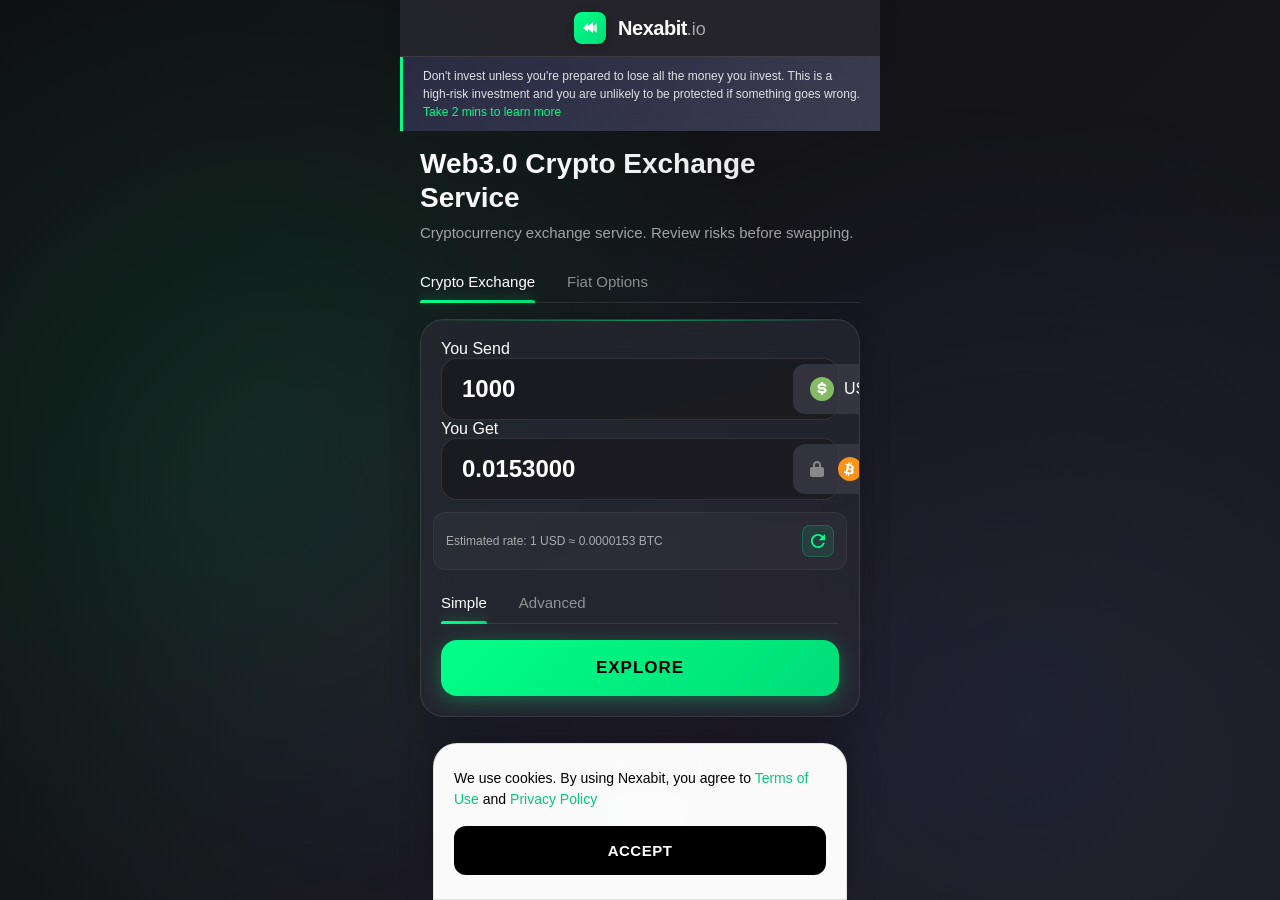
<file: index.html>
<!DOCTYPE html>
<html lang="en">
<head>
    <meta charset="UTF-8">
    <meta name="viewport" content="width=device-width, initial-scale=1.0">
    <title>Nexabit - Web3.0 Crypto Exchange Service</title>
    <link rel="stylesheet" href="styles.css">
</head>
<body>
    <!-- Header -->
    <header class="header">
        <div class="logo-container">
            <svg class="logo" width="32" height="32" viewBox="0 0 32 32" fill="none" xmlns="http://www.w3.org/2000/svg">
                <rect width="32" height="32" rx="8" fill="url(#logo-gradient)"/>
                <path d="M9 16L14 11V14L19 10V21L14 17V20L9 16Z" fill="white"/>
                <path d="M23 11V21L19 18V14L23 11Z" fill="white" opacity="0.7"/>
                <defs>
                    <linearGradient id="logo-gradient" x1="0" y1="0" x2="32" y2="32" gradientUnits="userSpaceOnUse">
                        <stop stop-color="#00FF88"/>
                        <stop offset="1" stop-color="#00DD77"/>
                    </linearGradient>
                </defs>
            </svg>
            <div class="brand">
                <span class="brand-name">Nexabit</span>
                <span class="brand-domain">.io</span>
            </div>
        </div>
    </header>

    <!-- Risk Warning -->
    <div class="warning-banner">
        <p>Don't invest unless you're prepared to lose all the money you invest. This is a high-risk investment and you are unlikely to be protected if something goes wrong. <a href="#" class="learn-more">Take 2 mins to learn more</a></p>
    </div>

    <!-- Main Content -->
    <main class="main-content">
        <h1 class="main-title">Web3.0 Crypto Exchange Service</h1>
        <p class="subtitle">Cryptocurrency exchange service. Review risks before swapping.</p>

        <!-- Tab Navigation -->
        <div class="tabs">
            <button class="tab active">Crypto Exchange</button>
            <button class="tab">Fiat Options</button>
        </div>

        <!-- Exchange Form -->
        <div class="exchange-form">
            <label>You Send</label>
            <div class="input-wrapper">
                <input type="number" value="1000" step="0.01" class="amount-input">
                <div class="currency-selector" data-type="send">
                    <svg class="crypto-icon usd-icon" viewBox="0 0 32 32" xmlns="http://www.w3.org/2000/svg">
                        <circle cx="16" cy="16" r="16" fill="#85bb65"/>
                        <path fill="white" d="M17.5 8.5v-2h-3v2h-.5c-2.2 0-4 1.8-4 4s1.8 4 4 4h4c.6 0 1 .4 1 1s-.4 1-1 1h-4c-.6 0-1-.4-1-1h-3c0 2.2 1.8 4 4 4h.5v2h3v-2h.5c2.2 0 4-1.8 4-4s-1.8-4-4-4h-4c-.6 0-1-.4-1-1s.4-1 1-1h4c.6 0 1 .4 1 1h3c0-2.2-1.8-4-4-4h-.5z"/>
                    </svg>
                    <span class="currency-code">USD</span>
                    <span class="dropdown-arrow">▼</span>
                    <!-- Currency Dropdown Menu -->
                                            <div class="currency-dropdown" id="send-dropdown">
                            <div class="currency-option" data-currency="USD">
                                <svg class="crypto-icon" viewBox="0 0 32 32" xmlns="http://www.w3.org/2000/svg"><circle cx="16" cy="16" r="16" fill="#85bb65"/><path fill="white" d="M17.5 8.5v-2h-3v2h-.5c-2.2 0-4 1.8-4 4s1.8 4 4 4h4c.6 0 1 .4 1 1s-.4 1-1 1h-4c-.6 0-1-.4-1-1h-3c0 2.2 1.8 4 4 4h.5v2h3v-2h.5c2.2 0 4-1.8 4-4s-1.8-4-4-4h-4c-.6 0-1-.4-1-1s.4-1 1-1h4c.6 0 1 .4 1 1h3c0-2.2-1.8-4-4-4h-.5z"/></svg>
                                <span>USD</span>
                            </div>
                            <div class="currency-option" data-currency="BTC">
                            <svg class="crypto-icon" viewBox="0 0 32 32" xmlns="http://www.w3.org/2000/svg"><circle cx="16" cy="16" r="16" fill="#f7931a"/><path fill="white" d="M21.2 14.3c.3-1.9-1.2-3-3.2-3.7l.7-2.6-1.6-.4-.6 2.6c-.4-.1-.9-.2-1.3-.3l.6-2.6-1.6-.4-.7 2.7c-.4-.1-.7-.2-1-.2l-2.2-.6-.4 1.7s1.2.3 1.2.3c.6.2.8.6.7.9l-.7 3c.1 0 .1 0 .2.1l-1.1 4.2c-.1.2-.3.5-.7.4l-1.2-.3-.8 1.8 2.1.5c.4.1.8.2 1.1.3l-.7 2.7 1.6.4.7-2.6c.4.1.9.2 1.3.3l-.7 2.6 1.6.4.7-2.7c2.7.5 4.8.3 5.6-2.2.7-2-.1-3.1-1.5-3.9 1.1-.2 1.8-.9 2-2.3zm-3.6 5.1c-.5 2-3.8.9-4.9.6l.9-3.5c1.1.3 4.5.8 4 2.9zm.5-5.1c-.4 1.8-3.2.9-4.1.7l.8-3.2c.9.2 3.8.6 3.3 2.5z"/></svg>
                            <span>BTC</span>
                        </div>
                        <div class="currency-option" data-currency="ETH">
                            <svg class="crypto-icon" viewBox="0 0 32 32" xmlns="http://www.w3.org/2000/svg"><circle cx="16" cy="16" r="16" fill="#627EEA"/><path fill="white" d="M16 4v8.9l7.5 3.3L16 4z"/><path fill="white" opacity="0.6" d="M16 4l-7.5 12.2L16 12.9V4z"/><path fill="white" d="M16 21.97v6.03l7.5-10.38L16 21.97z"/><path fill="white" opacity="0.6" d="M16 28v-6.03l-7.5-4.35L16 28z"/><path fill="white" opacity="0.2" d="M16 20.57l7.5-4.35L16 12.87v7.7z"/><path fill="white" opacity="0.6" d="M8.5 16.22L16 20.57v-7.7l-7.5 3.35z"/></svg>
                            <span>ETH</span>
                        </div>
                        <div class="currency-option" data-currency="USDT">
                            <svg class="crypto-icon" viewBox="0 0 32 32" xmlns="http://www.w3.org/2000/svg"><circle cx="16" cy="16" r="16" fill="#26A17B"/><path fill="white" d="M17.9 17.4v-.002c0-.11-.08-.2-.21-.22-1.3-.13-2.61-.13-3.92 0-.13.02-.21.11-.21.22v.002c0 .11.08.2.21.22 1.3.13 2.61.13 3.92 0 .13-.02.21-.11.21-.22m5.84-4.44v4.53c0 .37-.03.74-.09 1.1l-3.88-.82v3.96c0 .27-.22.49-.49.49H12.7c-.27 0-.49-.22-.49-.49v-3.96l-3.88.82c-.06-.36-.09-.73-.09-1.1v-4.53c0-4.36 3.13-8 7.27-8.78v5.42H11.3v2.9h9.4v-2.9h-4.21V8.22c4.14.78 7.27 4.42 7.27 8.78"/></svg>
                            <span>USDT</span>
                        </div>
                        <div class="currency-option" data-currency="USDC">
                            <svg class="crypto-icon" viewBox="0 0 32 32" xmlns="http://www.w3.org/2000/svg"><circle cx="16" cy="16" r="16" fill="#2775CA"/><path fill="white" d="M12.3 16.25c0 2.07 1.46 3.43 3.7 3.43s3.7-1.36 3.7-3.43-1.46-3.43-3.7-3.43-3.7 1.36-3.7 3.43zm5.54 0c0 1.1-.69 1.82-1.84 1.82s-1.84-.73-1.84-1.82.69-1.82 1.84-1.82 1.84.73 1.84 1.82zm4.03 1.13c0-.38-.21-.58-.7-.58h-.3v1.84h.3c.49 0 .7-.2.7-.58v-.68zm1.49.56c0 .9-.54 1.51-1.73 1.51h-1.92v-4.58h1.03v1.52h.89c1.2 0 1.73.61 1.73 1.51v.04zm-7.26 0c0-.38-.21-.58-.7-.58h-.3v1.84h.3c.49 0 .7-.2.7-.58v-.68zm1.49.56c0 .9-.54 1.51-1.73 1.51h-1.92v-4.58h1.03v1.52h.89c1.2 0 1.73.61 1.73 1.51v.04zm4.84-3.83c0 .45-.29.78-.74.78s-.74-.33-.74-.78.29-.78.74-.78.74.33.74.78zM8.28 18.31c0-.45.29-.78.74-.78s.74.33.74.78-.29.78-.74.78-.74-.33-.74-.78z"/></svg>
                            <span>USDC</span>
                        </div>
                        <div class="currency-option" data-currency="SOL">
                            <svg class="crypto-icon" viewBox="0 0 32 32" xmlns="http://www.w3.org/2000/svg"><circle cx="16" cy="16" r="16" fill="#14F195"/><path d="M9.82 21.32a.5.5 0 01.36-.15h11.64c.34 0 .51.41.27.66l-2.36 2.36a.5.5 0 01-.36.15H7.73c-.34 0-.51-.41-.27-.66l2.36-2.36zm0-9.65a.5.5 0 01.36-.15h11.64c.34 0 .51.41.27.66l-2.36 2.36a.5.5 0 01-.36.15H7.73c-.34 0-.51-.41-.27-.66l2.36-2.36zm12.36 5.43a.5.5 0 01-.36.15H10.18c-.34 0-.51-.41-.27-.66l2.36-2.36a.5.5 0 01.36-.15h11.64c.34 0 .51.41.27.66l-2.36 2.36z" fill="#2D2D2D"/></svg>
                            <span>SOL</span>
                        </div>
                        <div class="currency-option" data-currency="BNB">
                            <svg class="crypto-icon" viewBox="0 0 32 32" xmlns="http://www.w3.org/2000/svg"><circle cx="16" cy="16" r="16" fill="#F3BA2F"/><path fill="white" d="M16 10l4 4 2.3-2.3L16 5.4l-6.3 6.3L12 14l4-4zm-6.3 4l-2.3 2.3 2.3 2.3 2.3-2.3-2.3-2.3zM16 22l-4-4-2.3 2.3L16 26.6l6.3-6.3L20 18l-4 4zm6.3-8l2.3-2.3-2.3-2.3-2.3 2.3 2.3 2.3z"/><path fill="white" d="M18 16l-2-2-2 2 2 2 2-2z"/></svg>
                            <span>BNB</span>
                        </div>
                    </div>
                </div>
            </div>

            <label>You Get</label>
            <div class="input-wrapper">
                <input type="number" value="0.0" readonly class="amount-input receive-amount">
                <div class="currency-selector" data-type="receive">
                    <svg class="lock-icon" width="14" height="16" viewBox="0 0 14 16" fill="none" xmlns="http://www.w3.org/2000/svg">
                        <path d="M12 6H11V4C11 1.79086 9.20914 0 7 0C4.79086 0 3 1.79086 3 4V6H2C0.89543 6 0 6.89543 0 8V14C0 15.1046 0.89543 16 2 16H12C13.1046 16 14 15.1046 14 14V8C14 6.89543 13.1046 6 12 6ZM5 4C5 2.89543 5.89543 2 7 2C8.10457 2 9 2.89543 9 4V6H5V4Z" fill="#888888"/>
                    </svg>
                    <svg class="crypto-icon btc-icon" viewBox="0 0 32 32" xmlns="http://www.w3.org/2000/svg">
                        <circle cx="16" cy="16" r="16" fill="#f7931a"/>
                        <path fill="white" d="M21.2 14.3c.3-1.9-1.2-3-3.2-3.7l.7-2.6-1.6-.4-.6 2.6c-.4-.1-.9-.2-1.3-.3l.6-2.6-1.6-.4-.7 2.7c-.4-.1-.7-.2-1-.2l-2.2-.6-.4 1.7s1.2.3 1.2.3c.6.2.8.6.7.9l-.7 3c.1 0 .1 0 .2.1l-1.1 4.2c-.1.2-.3.5-.7.4l-1.2-.3-.8 1.8 2.1.5c.4.1.8.2 1.1.3l-.7 2.7 1.6.4.7-2.6c.4.1.9.2 1.3.3l-.7 2.6 1.6.4.7-2.7c2.7.5 4.8.3 5.6-2.2.7-2-.1-3.1-1.5-3.9 1.1-.2 1.8-.9 2-2.3zm-3.6 5.1c-.5 2-3.8.9-4.9.6l.9-3.5c1.1.3 4.5.8 4 2.9zm.5-5.1c-.4 1.8-3.2.9-4.1.7l.8-3.2c.9.2 3.8.6 3.3 2.5z"/>
                    </svg>
                    <span class="currency-code">BTC</span>
                    <span class="dropdown-arrow">▼</span>
                    <!-- Currency Dropdown Menu -->
                                            <div class="currency-dropdown" id="receive-dropdown">
                            <div class="currency-option" data-currency="USD">
                                <svg class="crypto-icon" viewBox="0 0 32 32" xmlns="http://www.w3.org/2000/svg"><circle cx="16" cy="16" r="16" fill="#85bb65"/><path fill="white" d="M17.5 8.5v-2h-3v2h-.5c-2.2 0-4 1.8-4 4s1.8 4 4 4h4c.6 0 1 .4 1 1s-.4 1-1 1h-4c-.6 0-1-.4-1-1h-3c0 2.2 1.8 4 4 4h.5v2h3v-2h.5c2.2 0 4-1.8 4-4s-1.8-4-4-4h-4c-.6 0-1-.4-1-1s.4-1 1-1h4c.6 0 1 .4 1 1h3c0-2.2-1.8-4-4-4h-.5z"/></svg>
                                <span>USD</span>
                            </div>
                            <div class="currency-option" data-currency="BTC">
                            <svg class="crypto-icon" viewBox="0 0 32 32" xmlns="http://www.w3.org/2000/svg"><circle cx="16" cy="16" r="16" fill="#f7931a"/><path fill="white" d="M21.2 14.3c.3-1.9-1.2-3-3.2-3.7l.7-2.6-1.6-.4-.6 2.6c-.4-.1-.9-.2-1.3-.3l.6-2.6-1.6-.4-.7 2.7c-.4-.1-.7-.2-1-.2l-2.2-.6-.4 1.7s1.2.3 1.2.3c.6.2.8.6.7.9l-.7 3c.1 0 .1 0 .2.1l-1.1 4.2c-.1.2-.3.5-.7.4l-1.2-.3-.8 1.8 2.1.5c.4.1.8.2 1.1.3l-.7 2.7 1.6.4.7-2.6c.4.1.9.2 1.3.3l-.7 2.6 1.6.4.7-2.7c2.7.5 4.8.3 5.6-2.2.7-2-.1-3.1-1.5-3.9 1.1-.2 1.8-.9 2-2.3zm-3.6 5.1c-.5 2-3.8.9-4.9.6l.9-3.5c1.1.3 4.5.8 4 2.9zm.5-5.1c-.4 1.8-3.2.9-4.1.7l.8-3.2c.9.2 3.8.6 3.3 2.5z"/></svg>
                            <span>BTC</span>
                        </div>
                        <div class="currency-option" data-currency="ETH">
                            <svg class="crypto-icon" viewBox="0 0 32 32" xmlns="http://www.w3.org/2000/svg"><circle cx="16" cy="16" r="16" fill="#627EEA"/><path fill="white" d="M16 4v8.9l7.5 3.3L16 4z"/><path fill="white" opacity="0.6" d="M16 4l-7.5 12.2L16 12.9V4z"/><path fill="white" d="M16 21.97v6.03l7.5-10.38L16 21.97z"/><path fill="white" opacity="0.6" d="M16 28v-6.03l-7.5-4.35L16 28z"/><path fill="white" opacity="0.2" d="M16 20.57l7.5-4.35L16 12.87v7.7z"/><path fill="white" opacity="0.6" d="M8.5 16.22L16 20.57v-7.7l-7.5 3.35z"/></svg>
                            <span>ETH</span>
                        </div>
                        <div class="currency-option" data-currency="USDT">
                            <svg class="crypto-icon" viewBox="0 0 32 32" xmlns="http://www.w3.org/2000/svg"><circle cx="16" cy="16" r="16" fill="#26A17B"/><path fill="white" d="M17.9 17.4v-.002c0-.11-.08-.2-.21-.22-1.3-.13-2.61-.13-3.92 0-.13.02-.21.11-.21.22v.002c0 .11.08.2.21.22 1.3.13 2.61.13 3.92 0 .13-.02.21-.11.21-.22m5.84-4.44v4.53c0 .37-.03.74-.09 1.1l-3.88-.82v3.96c0 .27-.22.49-.49.49H12.7c-.27 0-.49-.22-.49-.49v-3.96l-3.88.82c-.06-.36-.09-.73-.09-1.1v-4.53c0-4.36 3.13-8 7.27-8.78v5.42H11.3v2.9h9.4v-2.9h-4.21V8.22c4.14.78 7.27 4.42 7.27 8.78"/></svg>
                            <span>USDT</span>
                        </div>
                        <div class="currency-option" data-currency="USDC">
                            <svg class="crypto-icon" viewBox="0 0 32 32" xmlns="http://www.w3.org/2000/svg"><circle cx="16" cy="16" r="16" fill="#2775CA"/><path fill="white" d="M12.3 16.25c0 2.07 1.46 3.43 3.7 3.43s3.7-1.36 3.7-3.43-1.46-3.43-3.7-3.43-3.7 1.36-3.7 3.43zm5.54 0c0 1.1-.69 1.82-1.84 1.82s-1.84-.73-1.84-1.82.69-1.82 1.84-1.82 1.84.73 1.84 1.82zm4.03 1.13c0-.38-.21-.58-.7-.58h-.3v1.84h.3c.49 0 .7-.2.7-.58v-.68zm1.49.56c0 .9-.54 1.51-1.73 1.51h-1.92v-4.58h1.03v1.52h.89c1.2 0 1.73.61 1.73 1.51v.04zm-7.26 0c0-.38-.21-.58-.7-.58h-.3v1.84h.3c.49 0 .7-.2.7-.58v-.68zm1.49.56c0 .9-.54 1.51-1.73 1.51h-1.92v-4.58h1.03v1.52h.89c1.2 0 1.73.61 1.73 1.51v.04zm4.84-3.83c0 .45-.29.78-.74.78s-.74-.33-.74-.78.29-.78.74-.78.74.33.74.78zM8.28 18.31c0-.45.29-.78.74-.78s.74.33.74.78-.29.78-.74.78-.74-.33-.74-.78z"/></svg>
                            <span>USDC</span>
                        </div>
                        <div class="currency-option" data-currency="SOL">
                            <svg class="crypto-icon" viewBox="0 0 32 32" xmlns="http://www.w3.org/2000/svg"><circle cx="16" cy="16" r="16" fill="#14F195"/><path d="M9.82 21.32a.5.5 0 01.36-.15h11.64c.34 0 .51.41.27.66l-2.36 2.36a.5.5 0 01-.36.15H7.73c-.34 0-.51-.41-.27-.66l2.36-2.36zm0-9.65a.5.5 0 01.36-.15h11.64c.34 0 .51.41.27.66l-2.36 2.36a.5.5 0 01-.36.15H7.73c-.34 0-.51-.41-.27-.66l2.36-2.36zm12.36 5.43a.5.5 0 01-.36.15H10.18c-.34 0-.51-.41-.27-.66l2.36-2.36a.5.5 0 01.36-.15h11.64c.34 0 .51.41.27.66l-2.36 2.36z" fill="#2D2D2D"/></svg>
                            <span>SOL</span>
                        </div>
                        <div class="currency-option" data-currency="BNB">
                            <svg class="crypto-icon" viewBox="0 0 32 32" xmlns="http://www.w3.org/2000/svg"><circle cx="16" cy="16" r="16" fill="#F3BA2F"/><path fill="white" d="M16 10l4 4 2.3-2.3L16 5.4l-6.3 6.3L12 14l4-4zm-6.3 4l-2.3 2.3 2.3 2.3 2.3-2.3-2.3-2.3zM16 22l-4-4-2.3 2.3L16 26.6l6.3-6.3L20 18l-4 4zm6.3-8l2.3-2.3-2.3-2.3-2.3 2.3 2.3 2.3z"/><path fill="white" d="M18 16l-2-2-2 2 2 2 2-2z"/></svg>
                            <span>BNB</span>
                        </div>
                    </div>
                </div>
            </div>

            <!-- Exchange Rate -->
            <div class="exchange-rate">
                <span>Estimated rate: 1 USD ≈ 0.00001530 BTC</span>
                <button class="refresh-btn">
                    <svg width="16" height="16" viewBox="0 0 16 16" fill="none" xmlns="http://www.w3.org/2000/svg">
                        <path d="M13.65 2.35C12.2 0.9 10.21 0 8 0C3.58 0 0 3.58 0 8C0 12.42 3.58 16 8 16C11.73 16 14.84 13.45 15.73 10H13.65C12.83 12.33 10.61 14 8 14C4.69 14 2 11.31 2 8C2 4.69 4.69 2 8 2C9.66 2 11.14 2.69 12.22 3.78L9 7H16V0L13.65 2.35Z" fill="#00ff88"/>
                    </svg>
                </button>
            </div>

            <!-- Tabs -->
            <div class="tabs">
                <button class="tab active">Simple</button>
                <button class="tab">Advanced</button>
            </div>

            <!-- Explore Button -->
            <button class="explore-btn">Explore</button>
        </div>

        <!-- Buy Crypto Section -->
        <div class="buy-crypto">
            <h3>Buy crypto with</h3>
            <div class="trustpilot">
                <svg class="trustpilot-logo" width="20" height="20" viewBox="0 0 20 20" fill="none" xmlns="http://www.w3.org/2000/svg">
                    <path d="M10 0L12.2451 6.90983H19.5106L13.6327 11.1803L15.8779 18.0902L10 13.8197L4.12215 18.0902L6.36729 11.1803L0.489435 6.90983H7.75486L10 0Z" fill="#00B67A"/>
                </svg>
                <span>Trustpilot</span>
            </div>
        </div>
    </main>

    <!-- Cookie Notice -->
    <div class="cookie-notice">
        <p>We use cookies. By using Nexabit, you agree to <a href="#" class="terms-link">Terms of Use</a> and <a href="#" class="privacy-link">Privacy Policy</a></p>
        <button class="accept-btn">Accept</button>
    </div>

    <script src="script.js"></script>
</body>
</html>
</file>
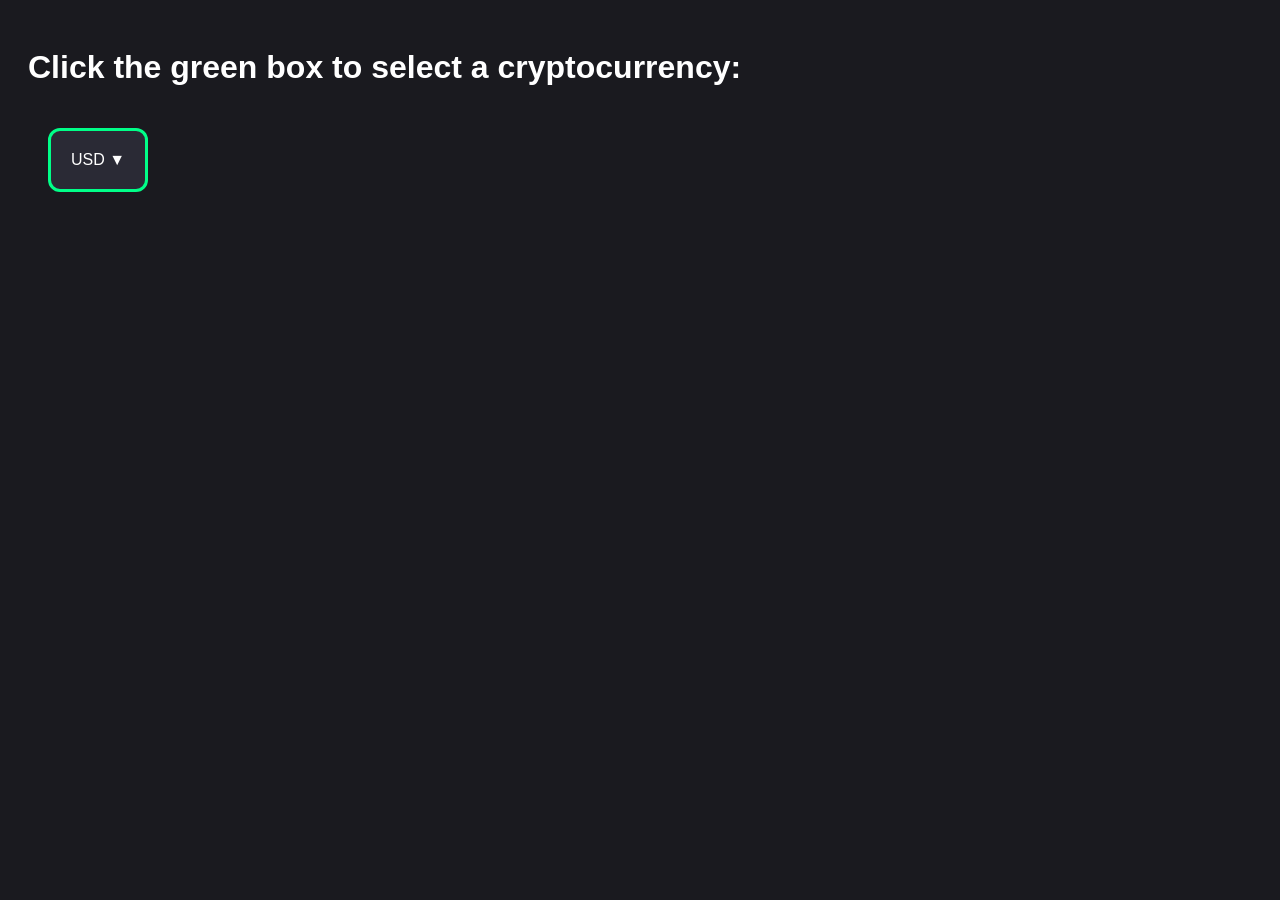
<file: crypto-test.html>
<!DOCTYPE html>
<html>
<head>
    <title>Crypto Selector Test</title>
    <style>
        body {
            background: #1a1a1f;
            color: white;
            font-family: Arial, sans-serif;
            padding: 20px;
        }
        .selector {
            background: #2a2a35;
            padding: 20px;
            border: 3px solid #00ff88;
            border-radius: 12px;
            cursor: pointer;
            display: inline-block;
            position: relative;
            margin: 20px;
        }
        .dropdown {
            position: absolute;
            top: 100%;
            left: 0;
            background: white;
            border: 2px solid #00ff88;
            border-radius: 8px;
            display: none;
            color: black;
            margin-top: 10px;
        }
        .dropdown.show {
            display: block;
        }
        .option {
            padding: 15px;
            cursor: pointer;
        }
        .option:hover {
            background: #00ff88;
        }
    </style>
</head>
<body>
    <h1>Click the green box to select a cryptocurrency:</h1>
    
    <div class="selector" id="selector">
        <span id="selected">USD</span> ▼
        <div class="dropdown" id="dropdown">
            <div class="option" data-value="USD">USD - US Dollar</div>
            <div class="option" data-value="BTC">BTC - Bitcoin</div>
            <div class="option" data-value="ETH">ETH - Ethereum</div>
            <div class="option" data-value="SOL">SOL - Solana</div>
        </div>
    </div>

    <script>
        const selector = document.getElementById('selector');
        const dropdown = document.getElementById('dropdown');
        const selected = document.getElementById('selected');
        
        selector.addEventListener('click', (e) => {
            e.stopPropagation();
            dropdown.classList.toggle('show');
        });
        
        document.querySelectorAll('.option').forEach(option => {
            option.addEventListener('click', (e) => {
                e.stopPropagation();
                selected.textContent = option.dataset.value;
                dropdown.classList.remove('show');
            });
        });
        
        document.addEventListener('click', () => {
            dropdown.classList.remove('show');
        });
    </script>
</body>
</html>
</file>
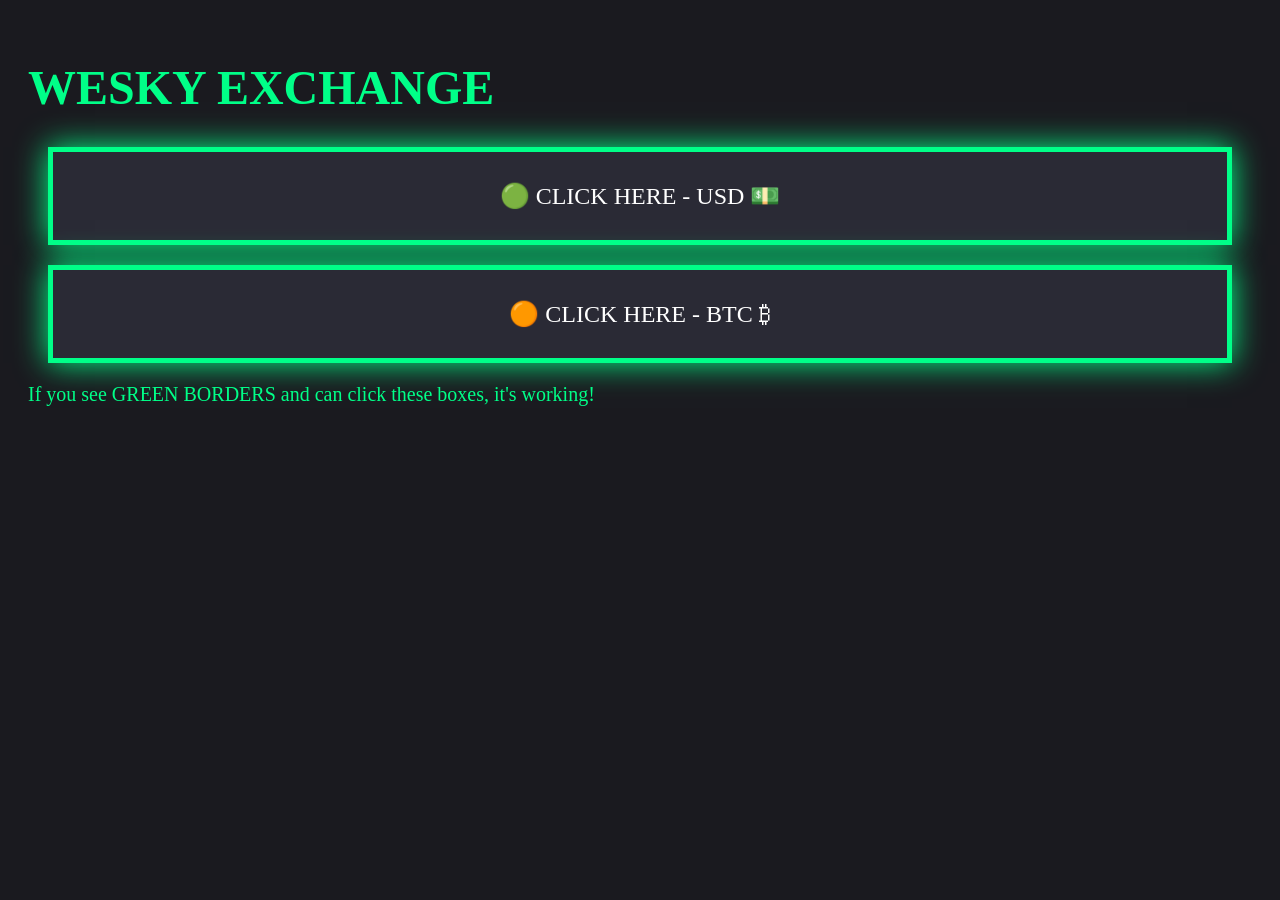
<file: demo.html>
<!DOCTYPE html>
<html>
<head>
    <style>
        body { background: #1a1a1f; color: white; padding: 20px; }
        .big-button {
            background: #2a2a35;
            border: 5px solid #00ff88;
            padding: 30px;
            font-size: 24px;
            cursor: pointer;
            text-align: center;
            margin: 20px;
            box-shadow: 0 0 30px #00ff88;
        }
        .big-button:hover {
            background: #00ff88;
            color: black;
        }
    </style>
</head>
<body>
    <h1 style="color: #00ff88; font-size: 48px;">WESKY EXCHANGE</h1>
    <div class="big-button">
        🟢 CLICK HERE - USD 💵
    </div>
    <div class="big-button">
        🟠 CLICK HERE - BTC ₿
    </div>
    <p style="font-size: 20px; color: #00ff88;">If you see GREEN BORDERS and can click these boxes, it's working!</p>
</body>
</html>
</file>
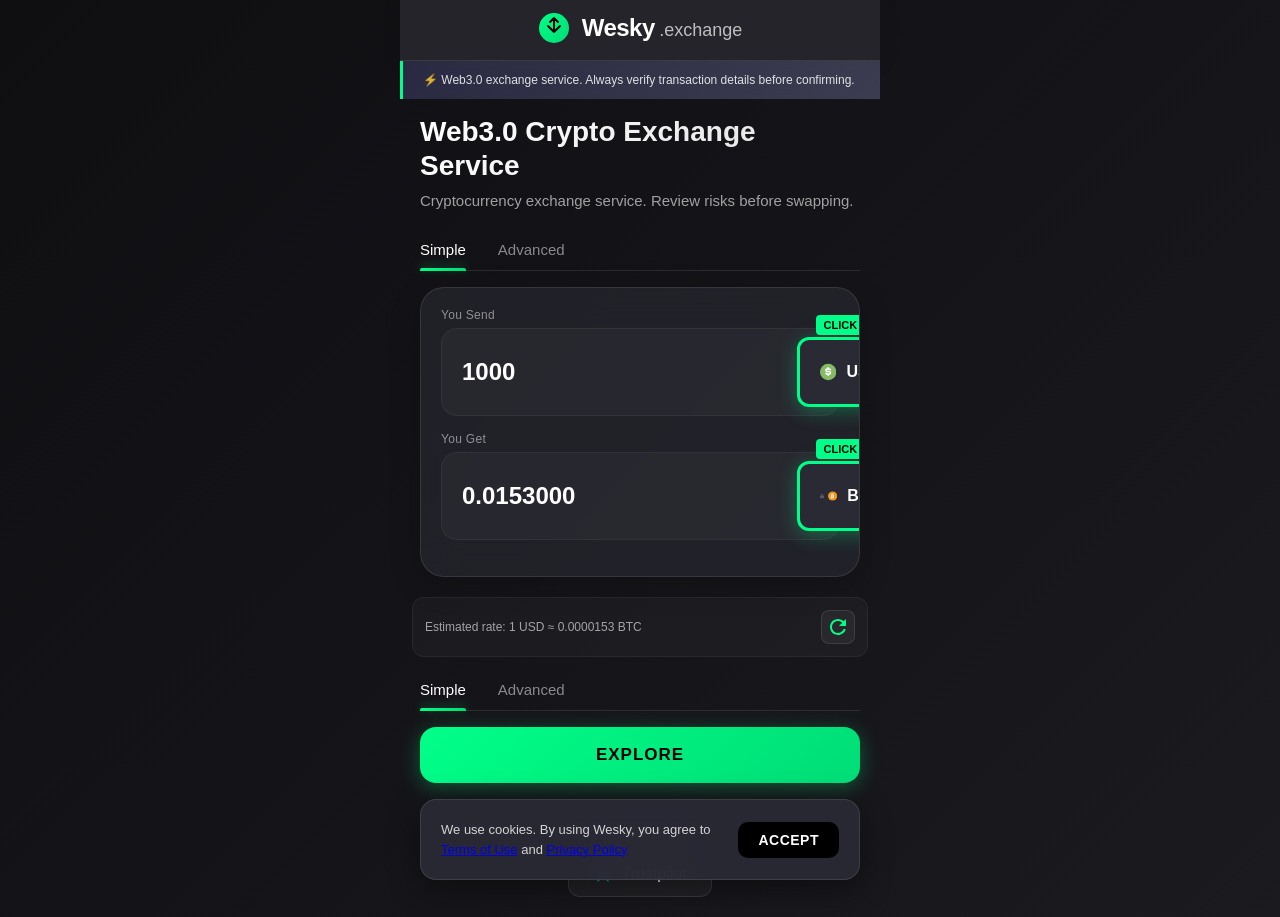
<file: index-copyable.html>
<!DOCTYPE html>
<html lang="en">
<head>
    <meta charset="UTF-8">
    <meta name="viewport" content="width=device-width, initial-scale=1.0">
    <title>Wesky - Web3.0 Crypto Exchange Service</title>
    <style>
/* Reset and Base Styles */
* {
    margin: 0;
    padding: 0;
    box-sizing: border-box;
}

body {
    font-family: -apple-system, BlinkMacSystemFont, 'Segoe UI', Roboto, Arial, sans-serif;
    background: linear-gradient(135deg, #0f0f12 0%, #1a1a1f 100%);
    color: #ffffff;
    min-height: 100vh;
    display: flex;
    flex-direction: column;
    max-width: 480px;
    margin: 0 auto;
    position: relative;
    overflow-x: hidden;
}

/* Header */
.header {
    background: rgba(42, 42, 48, 0.8);
    backdrop-filter: blur(20px);
    padding: 12px 0;
    text-align: center;
    border-bottom: 1px solid rgba(255, 255, 255, 0.1);
    box-shadow: 0 2px 20px rgba(0, 0, 0, 0.1);
}

.logo-container {
    display: inline-flex;
    align-items: center;
    gap: 12px;
}

.brand-name {
    font-size: 24px;
    font-weight: 700;
    letter-spacing: -0.5px;
}

.brand-domain {
    font-size: 18px;
    font-weight: 400;
    opacity: 0.7;
}

/* Warning Banner */
.warning-banner {
    background: linear-gradient(135deg, rgba(58, 58, 96, 0.6) 0%, rgba(88, 88, 120, 0.6) 100%);
    backdrop-filter: blur(10px);
    padding: 10px 20px;
    font-size: 12px;
    line-height: 1.5;
    border-left: 3px solid #00ff88;
    margin: 0;
}

.warning-banner p {
    color: rgba(255, 255, 255, 0.85);
    margin: 0;
}

/* Main Content */
.main-content {
    flex: 1;
    padding: 16px 20px;
}

.main-title {
    font-size: 28px;
    font-weight: 700;
    margin-bottom: 8px;
    line-height: 1.2;
    background: linear-gradient(135deg, #ffffff 0%, #e0e0e0 100%);
    -webkit-background-clip: text;
    -webkit-text-fill-color: transparent;
    background-clip: text;
}

.subtitle {
    font-size: 15px;
    color: rgba(255, 255, 255, 0.6);
    margin-bottom: 16px;
    font-weight: 400;
    line-height: 1.5;
}

/* Tabs */
.tabs {
    display: flex;
    gap: 32px;
    margin-bottom: 16px;
    border-bottom: 1px solid rgba(255, 255, 255, 0.1);
}

.tab {
    background: none;
    border: none;
    color: rgba(255, 255, 255, 0.5);
    font-size: 15px;
    font-weight: 500;
    padding: 12px 0;
    cursor: pointer;
    position: relative;
    transition: all 0.3s cubic-bezier(0.4, 0, 0.2, 1);
}

.tab:hover {
    color: rgba(255, 255, 255, 0.8);
}

.tab.active {
    color: #ffffff;
}

.tab.active::after {
    content: '';
    position: absolute;
    bottom: -1px;
    left: 0;
    right: 0;
    height: 3px;
    background: linear-gradient(90deg, #00ff88 0%, #00dd77 100%);
    border-radius: 2px 2px 0 0;
    box-shadow: 0 -2px 10px rgba(0, 255, 136, 0.3);
}

/* Exchange Form */
.exchange-form {
    background: rgba(42, 42, 53, 0.6);
    backdrop-filter: blur(20px);
    border: 1px solid rgba(255, 255, 255, 0.1);
    border-radius: 24px;
    padding: 20px;
    margin-bottom: 20px;
    box-shadow: 0 8px 32px rgba(0, 0, 0, 0.2);
    position: relative;
    overflow: hidden;
}

.exchange-form label {
    display: block;
    font-size: 12px;
    color: rgba(255, 255, 255, 0.5);
    margin-bottom: 6px;
    font-weight: 500;
    letter-spacing: 0.3px;
}

.input-wrapper {
    position: relative;
    display: flex;
    gap: 8px;
    margin-bottom: 16px;
    background: rgba(255, 255, 255, 0.03);
    border-radius: 16px;
    padding: 8px;
    border: 1px solid rgba(255, 255, 255, 0.05);
    transition: all 0.3s cubic-bezier(0.4, 0, 0.2, 1);
}

.input-wrapper:hover {
    background: rgba(255, 255, 255, 0.05);
    border-color: rgba(255, 255, 255, 0.1);
}

.amount-input {
    flex: 1;
    background: none;
    border: none;
    color: #ffffff;
    font-size: 24px;
    font-weight: 600;
    padding: 12px;
    outline: none;
}

.amount-input::placeholder {
    color: rgba(255, 255, 255, 0.3);
}

/* Currency Selector */
.currency-selector {
    display: flex;
    align-items: center;
    gap: 10px;
    background: #2a2a35;
    padding: 16px 20px;
    border-radius: 12px;
    cursor: pointer;
    transition: all 0.3s cubic-bezier(0.4, 0, 0.2, 1);
    border: 3px solid #00ff88;
    position: relative;
    user-select: none;
    box-shadow: 0 4px 20px rgba(0, 255, 136, 0.3);
    min-width: 140px;
}

.currency-selector:hover {
    background: #3a3a45;
    border-color: #00ff88;
    transform: translateY(-2px);
    box-shadow: 0 6px 20px rgba(0, 255, 136, 0.4);
}

.crypto-icon {
    width: 32px;
    height: 32px;
}

.currency-code {
    font-weight: 600;
    font-size: 16px;
}

.dropdown-arrow {
    color: #00ff88;
    font-size: 16px;
    font-weight: bold;
    transition: all 0.3s;
    margin-left: 8px;
    animation: bounce 2s infinite;
}

@keyframes bounce {
    0%, 100% { transform: translateY(0); }
    50% { transform: translateY(-3px); }
}

.currency-selector.active .dropdown-arrow {
    transform: rotate(180deg);
}

.click-hint {
    position: absolute;
    top: -25px;
    right: 0;
    background: #00ff88;
    color: #000;
    padding: 4px 8px;
    border-radius: 4px;
    font-size: 11px;
    font-weight: bold;
    white-space: nowrap;
    animation: pulse 2s infinite;
}

@keyframes pulse {
    0% { opacity: 1; transform: scale(1); }
    50% { opacity: 0.8; transform: scale(1.05); }
    100% { opacity: 1; transform: scale(1); }
}

.currency-selector:hover .click-hint {
    display: none;
}

/* Currency Dropdown */
.currency-dropdown {
    position: absolute;
    top: calc(100% + 8px);
    right: 0;
    background: #ffffff;
    border: 2px solid #00ff88;
    border-radius: 12px;
    box-shadow: 0 10px 40px rgba(0, 0, 0, 0.3);
    z-index: 1000;
    display: none;
    min-width: 200px;
    max-height: 300px;
    overflow-y: auto;
    overflow-x: hidden;
}

.currency-dropdown.active {
    display: block;
    animation: dropdownSlide 0.3s cubic-bezier(0.4, 0, 0.2, 1) forwards;
}

@keyframes dropdownSlide {
    from {
        opacity: 0;
        transform: translateY(-10px) scale(0.95);
    }
    to {
        opacity: 1;
        transform: translateY(0) scale(1);
    }
}

.currency-option {
    display: flex;
    align-items: center;
    gap: 12px;
    padding: 14px 20px;
    cursor: pointer;
    transition: all 0.2s cubic-bezier(0.4, 0, 0.2, 1);
    border-bottom: 1px solid #e0e0e0;
    color: #000000;
    font-weight: 600;
    font-size: 16px;
}

.currency-option:last-child {
    border-bottom: none;
}

.currency-option:hover {
    background: #00ff88;
    padding-left: 24px;
    color: #000000;
    font-weight: 700;
}

/* Exchange Rate */
.exchange-rate {
    display: flex;
    align-items: center;
    justify-content: space-between;
    padding: 12px;
    margin: 12px -8px;
    font-size: 12px;
    color: rgba(255, 255, 255, 0.6);
    background: rgba(255, 255, 255, 0.03);
    border-radius: 12px;
    border: 1px solid rgba(255, 255, 255, 0.05);
    transition: all 0.3s cubic-bezier(0.4, 0, 0.2, 1);
}

.refresh-btn {
    background: rgba(255, 255, 255, 0.05);
    border: 1px solid rgba(255, 255, 255, 0.1);
    border-radius: 8px;
    padding: 8px;
    cursor: pointer;
    transition: all 0.3s ease;
    display: flex;
    align-items: center;
    justify-content: center;
}

.refresh-btn:hover {
    background: rgba(255, 255, 255, 0.1);
    transform: rotate(180deg);
}

/* Explore Button */
.explore-btn {
    width: 100%;
    background: linear-gradient(135deg, #00ff88 0%, #00dd77 100%);
    color: #000000;
    border: none;
    padding: 18px;
    font-size: 17px;
    font-weight: 700;
    border-radius: 16px;
    cursor: pointer;
    transition: all 0.3s cubic-bezier(0.4, 0, 0.2, 1);
    box-shadow: 0 4px 20px rgba(0, 255, 136, 0.3);
    text-transform: uppercase;
    letter-spacing: 1px;
    position: relative;
    overflow: hidden;
}

.explore-btn:hover {
    transform: translateY(-2px);
    box-shadow: 0 6px 30px rgba(0, 255, 136, 0.5);
}

.explore-btn:active {
    transform: translateY(0);
}

/* Buy Crypto Section */
.buy-crypto {
    text-align: center;
    padding: 20px 0;
}

.buy-crypto h3 {
    font-size: 14px;
    font-weight: 600;
    color: rgba(255, 255, 255, 0.7);
    margin-bottom: 16px;
    text-transform: uppercase;
    letter-spacing: 0.5px;
}

.trustpilot {
    display: inline-flex;
    align-items: center;
    gap: 8px;
    background: rgba(255, 255, 255, 0.05);
    backdrop-filter: blur(10px);
    border: 1px solid rgba(255, 255, 255, 0.1);
    padding: 12px 24px;
    border-radius: 12px;
    font-weight: 500;
    transition: all 0.3s ease;
    cursor: pointer;
}

.trustpilot:hover {
    background: rgba(255, 255, 255, 0.1);
    border-color: rgba(0, 255, 136, 0.3);
    transform: translateY(-1px);
    box-shadow: 0 4px 12px rgba(0, 255, 136, 0.1);
}

/* Cookie Notice */
.cookie-notice {
    position: fixed;
    bottom: 20px;
    left: 20px;
    right: 20px;
    max-width: 440px;
    margin: 0 auto;
    background: rgba(42, 42, 53, 0.95);
    backdrop-filter: blur(20px);
    padding: 20px;
    border-radius: 16px;
    box-shadow: 0 8px 32px rgba(0, 0, 0, 0.4);
    border: 1px solid rgba(255, 255, 255, 0.1);
    display: flex;
    align-items: center;
    justify-content: space-between;
    gap: 16px;
    animation: slideUp 0.5s cubic-bezier(0.4, 0, 0.2, 1);
}

@keyframes slideUp {
    from {
        transform: translateY(100px);
        opacity: 0;
    }
    to {
        transform: translateY(0);
        opacity: 1;
    }
}

.cookie-notice p {
    font-size: 13px;
    line-height: 1.5;
    color: rgba(255, 255, 255, 0.8);
    margin: 0;
}

.accept-btn {
    background: #000000;
    color: #ffffff;
    border: none;
    padding: 10px 20px;
    font-size: 14px;
    font-weight: 600;
    border-radius: 10px;
    cursor: pointer;
    transition: all 0.3s ease;
    white-space: nowrap;
    text-transform: uppercase;
    letter-spacing: 0.5px;
}

.accept-btn:hover {
    background: #00ff88;
    color: #000000;
    transform: translateY(-1px);
    box-shadow: 0 4px 12px rgba(0, 255, 136, 0.3);
}

.lock-icon {
    width: 14px;
    height: 16px;
    opacity: 0.5;
    margin-right: -6px;
}
    </style>
</head>
<body>
    <!-- Header -->
    <header class="header">
        <div class="logo-container">
            <svg width="32" height="32" viewBox="0 0 32 32" fill="none" xmlns="http://www.w3.org/2000/svg">
                <defs>
                    <linearGradient id="logo-gradient" x1="0%" y1="0%" x2="100%" y2="100%">
                        <stop offset="0%" style="stop-color:#00ff88;stop-opacity:1" />
                        <stop offset="100%" style="stop-color:#00dd77;stop-opacity:1" />
                    </linearGradient>
                </defs>
                <circle cx="16" cy="16" r="15" fill="url(#logo-gradient)"/>
                <path d="M12 10L16 6L20 10M16 6V18M10 14L16 20L22 14" stroke="#000" stroke-width="2" stroke-linecap="round" stroke-linejoin="round"/>
            </svg>
            <div class="brand">
                <span class="brand-name">Wesky</span>
                <span class="brand-domain">.exchange</span>
            </div>
        </div>
    </header>

    <!-- Warning Banner -->
    <div class="warning-banner">
        <p>⚡ Web3.0 exchange service. Always verify transaction details before confirming.</p>
    </div>

    <!-- Main Content -->
    <main class="main-content">
        <h1 class="main-title">Web3.0 Crypto Exchange Service</h1>
        <p class="subtitle">Cryptocurrency exchange service. Review risks before swapping.</p>

        <!-- Tabs -->
        <div class="tabs">
            <button class="tab active">Simple</button>
            <button class="tab">Advanced</button>
        </div>

        <!-- Exchange Form -->
        <div class="exchange-form">
            <label>You Send</label>
            <div class="input-wrapper">
                <input type="number" value="1000" step="0.01" class="amount-input">
                <div class="currency-selector" data-type="send">
                    <svg class="crypto-icon usd-icon" viewBox="0 0 32 32" xmlns="http://www.w3.org/2000/svg">
                        <circle cx="16" cy="16" r="16" fill="#85bb65"/>
                        <path fill="white" d="M17.5 8.5v-2h-3v2h-.5c-2.2 0-4 1.8-4 4s1.8 4 4 4h4c.6 0 1 .4 1 1s-.4 1-1 1h-4c-.6 0-1-.4-1-1h-3c0 2.2 1.8 4 4 4h.5v2h3v-2h.5c2.2 0 4-1.8 4-4s-1.8-4-4-4h-4c-.6 0-1-.4-1-1s.4-1 1-1h4c.6 0 1 .4 1 1h3c0-2.2-1.8-4-4-4h-.5z"/>
                    </svg>
                    <span class="currency-code">USD</span>
                    <span class="dropdown-arrow">▼</span>
                    <span class="click-hint">CLICK TO CHANGE</span>
                    <!-- Currency Dropdown Menu -->
                    <div class="currency-dropdown" id="send-dropdown">
                        <div class="currency-option" data-currency="USD">
                            <svg class="crypto-icon" viewBox="0 0 32 32" xmlns="http://www.w3.org/2000/svg"><circle cx="16" cy="16" r="16" fill="#85bb65"/><path fill="white" d="M17.5 8.5v-2h-3v2h-.5c-2.2 0-4 1.8-4 4s1.8 4 4 4h4c.6 0 1 .4 1 1s-.4 1-1 1h-4c-.6 0-1-.4-1-1h-3c0 2.2 1.8 4 4 4h.5v2h3v-2h.5c2.2 0 4-1.8 4-4s-1.8-4-4-4h-4c-.6 0-1-.4-1-1s.4-1 1-1h4c.6 0 1 .4 1 1h3c0-2.2-1.8-4-4-4h-.5z"/></svg>
                            <span>USD</span>
                        </div>
                        <div class="currency-option" data-currency="BTC">
                            <svg class="crypto-icon" viewBox="0 0 32 32" xmlns="http://www.w3.org/2000/svg"><circle cx="16" cy="16" r="16" fill="#f7931a"/><path fill="white" d="M21.2 14.3c.3-1.9-1.2-3-3.2-3.7l.7-2.6-1.6-.4-.6 2.6c-.4-.1-.9-.2-1.3-.3l.6-2.6-1.6-.4-.7 2.7c-.4-.1-.7-.2-1-.2l-2.2-.6-.4 1.7s1.2.3 1.2.3c.6.2.8.6.7.9l-.7 3c.1 0 .1 0 .2.1l-1.1 4.2c-.1.2-.3.5-.7.4l-1.2-.3-.8 1.8 2.1.5c.4.1.8.2 1.1.3l-.7 2.7 1.6.4.7-2.6c.4.1.9.2 1.3.3l-.7 2.6 1.6.4.7-2.7c2.7.5 4.8.3 5.6-2.2.7-2-.1-3.1-1.5-3.9 1.1-.2 1.8-.9 2-2.3zm-3.6 5.1c-.5 2-3.8.9-4.9.6l.9-3.5c1.1.3 4.5.8 4 2.9zm.5-5.1c-.4 1.8-3.2.9-4.1.7l.8-3.2c.9.2 3.8.6 3.3 2.5z"/></svg>
                            <span>BTC</span>
                        </div>
                        <div class="currency-option" data-currency="ETH">
                            <svg class="crypto-icon" viewBox="0 0 32 32" xmlns="http://www.w3.org/2000/svg"><circle cx="16" cy="16" r="16" fill="#627EEA"/><path fill="white" d="M16 4v8.9l7.5 3.3L16 4z"/><path fill="white" opacity="0.6" d="M16 4l-7.5 12.2L16 12.9V4z"/><path fill="white" d="M16 21.97v6.03l7.5-10.38L16 21.97z"/><path fill="white" opacity="0.6" d="M16 28v-6.03l-7.5-4.35L16 28z"/><path fill="white" opacity="0.2" d="M16 20.57l7.5-4.35L16 12.87v7.7z"/><path fill="white" opacity="0.6" d="M8.5 16.22L16 20.57v-7.7l-7.5 3.35z"/></svg>
                            <span>ETH</span>
                        </div>
                        <div class="currency-option" data-currency="USDT">
                            <svg class="crypto-icon" viewBox="0 0 32 32" xmlns="http://www.w3.org/2000/svg"><circle cx="16" cy="16" r="16" fill="#26A17B"/><path fill="white" d="M17.9 17.4v-.002c0-.11-.08-.2-.21-.22-1.3-.13-2.61-.13-3.92 0-.13.02-.21.11-.21.22v.002c0 .11.08.2.21.22 1.3.13 2.61.13 3.92 0 .13-.02.21-.11.21-.22m5.84-4.44v4.53c0 .37-.03.74-.09 1.1l-3.88-.82v3.96c0 .27-.22.49-.49.49H12.7c-.27 0-.49-.22-.49-.49v-3.96l-3.88.82c-.06-.36-.09-.73-.09-1.1v-4.53c0-4.36 3.13-8 7.27-8.78v5.42H11.3v2.9h9.4v-2.9h-4.21V8.22c4.14.78 7.27 4.42 7.27 8.78"/></svg>
                            <span>USDT</span>
                        </div>
                        <div class="currency-option" data-currency="USDC">
                            <svg class="crypto-icon" viewBox="0 0 32 32" xmlns="http://www.w3.org/2000/svg"><circle cx="16" cy="16" r="16" fill="#2775CA"/><path fill="white" d="M12.3 16.25c0 2.07 1.46 3.43 3.7 3.43s3.7-1.36 3.7-3.43-1.46-3.43-3.7-3.43-3.7 1.36-3.7 3.43zm5.54 0c0 1.1-.69 1.82-1.84 1.82s-1.84-.73-1.84-1.82.69-1.82 1.84-1.82 1.84.73 1.84 1.82zm4.03 1.13c0-.38-.21-.58-.7-.58h-.3v1.84h.3c.49 0 .7-.2.7-.58v-.68zm1.49.56c0 .9-.54 1.51-1.73 1.51h-1.92v-4.58h1.03v1.52h.89c1.2 0 1.73.61 1.73 1.51v.04zm-7.26 0c0-.38-.21-.58-.7-.58h-.3v1.84h.3c.49 0 .7-.2.7-.58v-.68zm1.49.56c0 .9-.54 1.51-1.73 1.51h-1.92v-4.58h1.03v1.52h.89c1.2 0 1.73.61 1.73 1.51v.04zm4.84-3.83c0 .45-.29.78-.74.78s-.74-.33-.74-.78.29-.78.74-.78.74.33.74.78zM8.28 18.31c0-.45.29-.78.74-.78s.74.33.74.78-.29.78-.74.78-.74-.33-.74-.78z"/></svg>
                            <span>USDC</span>
                        </div>
                        <div class="currency-option" data-currency="SOL">
                            <svg class="crypto-icon" viewBox="0 0 32 32" xmlns="http://www.w3.org/2000/svg"><circle cx="16" cy="16" r="16" fill="#14F195"/><path d="M9.82 21.32a.5.5 0 01.36-.15h11.64c.34 0 .51.41.27.66l-2.36 2.36a.5.5 0 01-.36.15H7.73c-.34 0-.51-.41-.27-.66l2.36-2.36zm0-9.65a.5.5 0 01.36-.15h11.64c.34 0 .51.41.27.66l-2.36 2.36a.5.5 0 01-.36.15H7.73c-.34 0-.51-.41-.27-.66l2.36-2.36zm12.36 5.43a.5.5 0 01-.36.15H10.18c-.34 0-.51-.41-.27-.66l2.36-2.36a.5.5 0 01.36-.15h11.64c.34 0 .51.41.27.66l-2.36 2.36z" fill="#2D2D2D"/></svg>
                            <span>SOL</span>
                        </div>
                        <div class="currency-option" data-currency="BNB">
                            <svg class="crypto-icon" viewBox="0 0 32 32" xmlns="http://www.w3.org/2000/svg"><circle cx="16" cy="16" r="16" fill="#F3BA2F"/><path fill="white" d="M16 10l4 4 2.3-2.3L16 5.4l-6.3 6.3L12 14l4-4zm-6.3 4l-2.3 2.3 2.3 2.3 2.3-2.3-2.3-2.3zM16 22l-4-4-2.3 2.3L16 26.6l6.3-6.3L20 18l-4 4zm6.3-8l2.3-2.3-2.3-2.3-2.3 2.3 2.3 2.3z"/><path fill="white" d="M18 16l-2-2-2 2 2 2 2-2z"/></svg>
                            <span>BNB</span>
                        </div>
                    </div>
                </div>
            </div>

            <label>You Get</label>
            <div class="input-wrapper">
                <input type="number" value="0.0" readonly class="amount-input receive-amount">
                <div class="currency-selector" data-type="receive">
                    <svg class="lock-icon" width="14" height="16" viewBox="0 0 14 16" fill="none" xmlns="http://www.w3.org/2000/svg">
                        <path d="M12 6H11V4C11 1.79086 9.20914 0 7 0C4.79086 0 3 1.79086 3 4V6H2C0.89543 6 0 6.89543 0 8V14C0 15.1046 0.89543 16 2 16H12C13.1046 16 14 15.1046 14 14V8C14 6.89543 13.1046 6 12 6ZM5 4C5 2.89543 5.89543 2 7 2C8.10457 2 9 2.89543 9 4V6H5V4Z" fill="#888888"/>
                    </svg>
                    <svg class="crypto-icon btc-icon" viewBox="0 0 32 32" xmlns="http://www.w3.org/2000/svg">
                        <circle cx="16" cy="16" r="16" fill="#f7931a"/>
                        <path fill="white" d="M21.2 14.3c.3-1.9-1.2-3-3.2-3.7l.7-2.6-1.6-.4-.6 2.6c-.4-.1-.9-.2-1.3-.3l.6-2.6-1.6-.4-.7 2.7c-.4-.1-.7-.2-1-.2l-2.2-.6-.4 1.7s1.2.3 1.2.3c.6.2.8.6.7.9l-.7 3c.1 0 .1 0 .2.1l-1.1 4.2c-.1.2-.3.5-.7.4l-1.2-.3-.8 1.8 2.1.5c.4.1.8.2 1.1.3l-.7 2.7 1.6.4.7-2.6c.4.1.9.2 1.3.3l-.7 2.6 1.6.4.7-2.7c2.7.5 4.8.3 5.6-2.2.7-2-.1-3.1-1.5-3.9 1.1-.2 1.8-.9 2-2.3zm-3.6 5.1c-.5 2-3.8.9-4.9.6l.9-3.5c1.1.3 4.5.8 4 2.9zm.5-5.1c-.4 1.8-3.2.9-4.1.7l.8-3.2c.9.2 3.8.6 3.3 2.5z"/>
                    </svg>
                    <span class="currency-code">BTC</span>
                    <span class="dropdown-arrow">▼</span>
                    <span class="click-hint">CLICK TO CHANGE</span>
                    <!-- Currency Dropdown Menu -->
                    <div class="currency-dropdown" id="receive-dropdown">
                        <div class="currency-option" data-currency="USD">
                            <svg class="crypto-icon" viewBox="0 0 32 32" xmlns="http://www.w3.org/2000/svg"><circle cx="16" cy="16" r="16" fill="#85bb65"/><path fill="white" d="M17.5 8.5v-2h-3v2h-.5c-2.2 0-4 1.8-4 4s1.8 4 4 4h4c.6 0 1 .4 1 1s-.4 1-1 1h-4c-.6 0-1-.4-1-1h-3c0 2.2 1.8 4 4 4h.5v2h3v-2h.5c2.2 0 4-1.8 4-4s-1.8-4-4-4h-4c-.6 0-1-.4-1-1s.4-1 1-1h4c.6 0 1 .4 1 1h3c0-2.2-1.8-4-4-4h-.5z"/></svg>
                            <span>USD</span>
                        </div>
                        <div class="currency-option" data-currency="BTC">
                            <svg class="crypto-icon" viewBox="0 0 32 32" xmlns="http://www.w3.org/2000/svg"><circle cx="16" cy="16" r="16" fill="#f7931a"/><path fill="white" d="M21.2 14.3c.3-1.9-1.2-3-3.2-3.7l.7-2.6-1.6-.4-.6 2.6c-.4-.1-.9-.2-1.3-.3l.6-2.6-1.6-.4-.7 2.7c-.4-.1-.7-.2-1-.2l-2.2-.6-.4 1.7s1.2.3 1.2.3c.6.2.8.6.7.9l-.7 3c.1 0 .1 0 .2.1l-1.1 4.2c-.1.2-.3.5-.7.4l-1.2-.3-.8 1.8 2.1.5c.4.1.8.2 1.1.3l-.7 2.7 1.6.4.7-2.6c.4.1.9.2 1.3.3l-.7 2.6 1.6.4.7-2.7c2.7.5 4.8.3 5.6-2.2.7-2-.1-3.1-1.5-3.9 1.1-.2 1.8-.9 2-2.3zm-3.6 5.1c-.5 2-3.8.9-4.9.6l.9-3.5c1.1.3 4.5.8 4 2.9zm.5-5.1c-.4 1.8-3.2.9-4.1.7l.8-3.2c.9.2 3.8.6 3.3 2.5z"/></svg>
                            <span>BTC</span>
                        </div>
                        <div class="currency-option" data-currency="ETH">
                            <svg class="crypto-icon" viewBox="0 0 32 32" xmlns="http://www.w3.org/2000/svg"><circle cx="16" cy="16" r="16" fill="#627EEA"/><path fill="white" d="M16 4v8.9l7.5 3.3L16 4z"/><path fill="white" opacity="0.6" d="M16 4l-7.5 12.2L16 12.9V4z"/><path fill="white" d="M16 21.97v6.03l7.5-10.38L16 21.97z"/><path fill="white" opacity="0.6" d="M16 28v-6.03l-7.5-4.35L16 28z"/><path fill="white" opacity="0.2" d="M16 20.57l7.5-4.35L16 12.87v7.7z"/><path fill="white" opacity="0.6" d="M8.5 16.22L16 20.57v-7.7l-7.5 3.35z"/></svg>
                            <span>ETH</span>
                        </div>
                        <div class="currency-option" data-currency="USDT">
                            <svg class="crypto-icon" viewBox="0 0 32 32" xmlns="http://www.w3.org/2000/svg"><circle cx="16" cy="16" r="16" fill="#26A17B"/><path fill="white" d="M17.9 17.4v-.002c0-.11-.08-.2-.21-.22-1.3-.13-2.61-.13-3.92 0-.13.02-.21.11-.21.22v.002c0 .11.08.2.21.22 1.3.13 2.61.13 3.92 0 .13-.02.21-.11.21-.22m5.84-4.44v4.53c0 .37-.03.74-.09 1.1l-3.88-.82v3.96c0 .27-.22.49-.49.49H12.7c-.27 0-.49-.22-.49-.49v-3.96l-3.88.82c-.06-.36-.09-.73-.09-1.1v-4.53c0-4.36 3.13-8 7.27-8.78v5.42H11.3v2.9h9.4v-2.9h-4.21V8.22c4.14.78 7.27 4.42 7.27 8.78"/></svg>
                            <span>USDT</span>
                        </div>
                        <div class="currency-option" data-currency="USDC">
                            <svg class="crypto-icon" viewBox="0 0 32 32" xmlns="http://www.w3.org/2000/svg"><circle cx="16" cy="16" r="16" fill="#2775CA"/><path fill="white" d="M12.3 16.25c0 2.07 1.46 3.43 3.7 3.43s3.7-1.36 3.7-3.43-1.46-3.43-3.7-3.43-3.7 1.36-3.7 3.43zm5.54 0c0 1.1-.69 1.82-1.84 1.82s-1.84-.73-1.84-1.82.69-1.82 1.84-1.82 1.84.73 1.84 1.82zm4.03 1.13c0-.38-.21-.58-.7-.58h-.3v1.84h.3c.49 0 .7-.2.7-.58v-.68zm1.49.56c0 .9-.54 1.51-1.73 1.51h-1.92v-4.58h1.03v1.52h.89c1.2 0 1.73.61 1.73 1.51v.04zm-7.26 0c0-.38-.21-.58-.7-.58h-.3v1.84h.3c.49 0 .7-.2.7-.58v-.68zm1.49.56c0 .9-.54 1.51-1.73 1.51h-1.92v-4.58h1.03v1.52h.89c1.2 0 1.73.61 1.73 1.51v.04zm4.84-3.83c0 .45-.29.78-.74.78s-.74-.33-.74-.78.29-.78.74-.78.74.33.74.78zM8.28 18.31c0-.45.29-.78.74-.78s.74.33.74.78-.29.78-.74.78-.74-.33-.74-.78z"/></svg>
                            <span>USDC</span>
                        </div>
                        <div class="currency-option" data-currency="SOL">
                            <svg class="crypto-icon" viewBox="0 0 32 32" xmlns="http://www.w3.org/2000/svg"><circle cx="16" cy="16" r="16" fill="#14F195"/><path d="M9.82 21.32a.5.5 0 01.36-.15h11.64c.34 0 .51.41.27.66l-2.36 2.36a.5.5 0 01-.36.15H7.73c-.34 0-.51-.41-.27-.66l2.36-2.36zm0-9.65a.5.5 0 01.36-.15h11.64c.34 0 .51.41.27.66l-2.36 2.36a.5.5 0 01-.36.15H7.73c-.34 0-.51-.41-.27-.66l2.36-2.36zm12.36 5.43a.5.5 0 01-.36.15H10.18c-.34 0-.51-.41-.27-.66l2.36-2.36a.5.5 0 01.36-.15h11.64c.34 0 .51.41.27.66l-2.36 2.36z" fill="#2D2D2D"/></svg>
                            <span>SOL</span>
                        </div>
                        <div class="currency-option" data-currency="BNB">
                            <svg class="crypto-icon" viewBox="0 0 32 32" xmlns="http://www.w3.org/2000/svg"><circle cx="16" cy="16" r="16" fill="#F3BA2F"/><path fill="white" d="M16 10l4 4 2.3-2.3L16 5.4l-6.3 6.3L12 14l4-4zm-6.3 4l-2.3 2.3 2.3 2.3 2.3-2.3-2.3-2.3zM16 22l-4-4-2.3 2.3L16 26.6l6.3-6.3L20 18l-4 4zm6.3-8l2.3-2.3-2.3-2.3-2.3 2.3 2.3 2.3z"/><path fill="white" d="M18 16l-2-2-2 2 2 2 2-2z"/></svg>
                            <span>BNB</span>
                        </div>
                    </div>
                </div>
            </div>
        </div>

        <!-- Exchange Rate -->
        <div class="exchange-rate">
            <span>Estimated rate: 1 USD ≈ 0.00001530 BTC</span>
            <button class="refresh-btn">
                <svg width="16" height="16" viewBox="0 0 16 16" fill="none" xmlns="http://www.w3.org/2000/svg">
                    <path d="M13.65 2.35C12.2 0.9 10.21 0 8 0C3.58 0 0 3.58 0 8C0 12.42 3.58 16 8 16C11.73 16 14.84 13.45 15.73 10H13.65C12.83 12.33 10.61 14 8 14C4.69 14 2 11.31 2 8C2 4.69 4.69 2 8 2C9.66 2 11.14 2.69 12.22 3.78L9 7H16V0L13.65 2.35Z" fill="#00ff88"/>
                </svg>
            </button>
        </div>

        <!-- Tabs -->
        <div class="tabs">
            <button class="tab active">Simple</button>
            <button class="tab">Advanced</button>
        </div>

        <!-- Explore Button -->
        <button class="explore-btn">Explore</button>
    </main>

    <!-- Buy Crypto Section -->
    <div class="buy-crypto">
        <h3>Buy crypto with</h3>
        <div class="trustpilot">
            <svg class="trustpilot-logo" width="20" height="20" viewBox="0 0 20 20" fill="none" xmlns="http://www.w3.org/2000/svg">
                <path d="M10 0L12.2451 6.90983H19.5106L13.6327 11.1803L15.8779 18.0902L10 13.8197L4.12215 18.0902L6.36729 11.1803L0.489435 6.90983H7.75486L10 0Z" fill="#00B67A"/>
            </svg>
            <span>Trustpilot</span>
        </div>
    </div>

    <!-- Cookie Notice -->
    <div class="cookie-notice">
        <p>We use cookies. By using Wesky, you agree to <a href="#" class="terms-link">Terms of Use</a> and <a href="#" class="privacy-link">Privacy Policy</a></p>
        <button class="accept-btn">Accept</button>
    </div>

    <script>
// Exchange rates (mock data)
const exchangeRates = {
    'USD': {
        'BTC': 0.0000153,
        'ETH': 0.000471,
        'USDT': 1,
        'USDC': 1,
        'SOL': 0.00997,
        'BNB': 0.00217,
        'USD': 1
    },
    'BTC': {
        'USD': 65432.50,
        'ETH': 30.78897,
        'BTC': 1,
        'USDT': 65432.50,
        'USDC': 65432.50,
        'SOL': 652.45,
        'BNB': 142.35
    },
    'ETH': {
        'USD': 2125.50,
        'BTC': 0.0325,
        'ETH': 1,
        'USDT': 2125.50,
        'USDC': 2125.50,
        'SOL': 21.18,
        'BNB': 4.62
    },
    'USDT': {
        'USD': 1,
        'BTC': 0.0000153,
        'ETH': 0.000471,
        'USDT': 1,
        'USDC': 1,
        'SOL': 0.00997,
        'BNB': 0.00217
    },
    'USDC': {
        'USD': 1,
        'BTC': 0.0000153,
        'ETH': 0.000471,
        'USDT': 1,
        'USDC': 1,
        'SOL': 0.00997,
        'BNB': 0.00217
    },
    'SOL': {
        'USD': 100.25,
        'BTC': 0.00153,
        'ETH': 0.0472,
        'USDT': 100.25,
        'USDC': 100.25,
        'SOL': 1,
        'BNB': 0.218
    },
    'BNB': {
        'USD': 460.25,
        'BTC': 0.00703,
        'ETH': 0.217,
        'USDT': 460.25,
        'USDC': 460.25,
        'SOL': 4.59,
        'BNB': 1
    }
};

// Currency icons
const currencyIcons = {
    'USD': '<svg class="crypto-icon" viewBox="0 0 32 32" xmlns="http://www.w3.org/2000/svg"><circle cx="16" cy="16" r="16" fill="#85bb65"/><path fill="white" d="M17.5 8.5v-2h-3v2h-.5c-2.2 0-4 1.8-4 4s1.8 4 4 4h4c.6 0 1 .4 1 1s-.4 1-1 1h-4c-.6 0-1-.4-1-1h-3c0 2.2 1.8 4 4 4h.5v2h3v-2h.5c2.2 0 4-1.8 4-4s-1.8-4-4-4h-4c-.6 0-1-.4-1-1s.4-1 1-1h4c.6 0 1 .4 1 1h3c0-2.2-1.8-4-4-4h-.5z"/></svg>',
    'BTC': '<svg class="crypto-icon" viewBox="0 0 32 32" xmlns="http://www.w3.org/2000/svg"><circle cx="16" cy="16" r="16" fill="#f7931a"/><path fill="white" d="M21.2 14.3c.3-1.9-1.2-3-3.2-3.7l.7-2.6-1.6-.4-.6 2.6c-.4-.1-.9-.2-1.3-.3l.6-2.6-1.6-.4-.7 2.7c-.4-.1-.7-.2-1-.2l-2.2-.6-.4 1.7s1.2.3 1.2.3c.6.2.8.6.7.9l-.7 3c.1 0 .1 0 .2.1l-1.1 4.2c-.1.2-.3.5-.7.4l-1.2-.3-.8 1.8 2.1.5c.4.1.8.2 1.1.3l-.7 2.7 1.6.4.7-2.6c.4.1.9.2 1.3.3l-.7 2.6 1.6.4.7-2.7c2.7.5 4.8.3 5.6-2.2.7-2-.1-3.1-1.5-3.9 1.1-.2 1.8-.9 2-2.3zm-3.6 5.1c-.5 2-3.8.9-4.9.6l.9-3.5c1.1.3 4.5.8 4 2.9zm.5-5.1c-.4 1.8-3.2.9-4.1.7l.8-3.2c.9.2 3.8.6 3.3 2.5z"/></svg>',
    'ETH': '<svg class="crypto-icon" viewBox="0 0 32 32" xmlns="http://www.w3.org/2000/svg"><circle cx="16" cy="16" r="16" fill="#627EEA"/><path fill="white" d="M16 4v8.9l7.5 3.3L16 4z"/><path fill="white" opacity="0.6" d="M16 4l-7.5 12.2L16 12.9V4z"/><path fill="white" d="M16 21.97v6.03l7.5-10.38L16 21.97z"/><path fill="white" opacity="0.6" d="M16 28v-6.03l-7.5-4.35L16 28z"/><path fill="white" opacity="0.2" d="M16 20.57l7.5-4.35L16 12.87v7.7z"/><path fill="white" opacity="0.6" d="M8.5 16.22L16 20.57v-7.7l-7.5 3.35z"/></svg>',
    'USDT': '<svg class="crypto-icon" viewBox="0 0 32 32" xmlns="http://www.w3.org/2000/svg"><circle cx="16" cy="16" r="16" fill="#26A17B"/><path fill="white" d="M17.9 17.4v-.002c0-.11-.08-.2-.21-.22-1.3-.13-2.61-.13-3.92 0-.13.02-.21.11-.21.22v.002c0 .11.08.2.21.22 1.3.13 2.61.13 3.92 0 .13-.02.21-.11.21-.22m5.84-4.44v4.53c0 .37-.03.74-.09 1.1l-3.88-.82v3.96c0 .27-.22.49-.49.49H12.7c-.27 0-.49-.22-.49-.49v-3.96l-3.88.82c-.06-.36-.09-.73-.09-1.1v-4.53c0-4.36 3.13-8 7.27-8.78v5.42H11.3v2.9h9.4v-2.9h-4.21V8.22c4.14.78 7.27 4.42 7.27 8.78"/></svg>',
    'USDC': '<svg class="crypto-icon" viewBox="0 0 32 32" xmlns="http://www.w3.org/2000/svg"><circle cx="16" cy="16" r="16" fill="#2775CA"/><path fill="white" d="M12.3 16.25c0 2.07 1.46 3.43 3.7 3.43s3.7-1.36 3.7-3.43-1.46-3.43-3.7-3.43-3.7 1.36-3.7 3.43zm5.54 0c0 1.1-.69 1.82-1.84 1.82s-1.84-.73-1.84-1.82.69-1.82 1.84-1.82 1.84.73 1.84 1.82zm4.03 1.13c0-.38-.21-.58-.7-.58h-.3v1.84h.3c.49 0 .7-.2.7-.58v-.68zm1.49.56c0 .9-.54 1.51-1.73 1.51h-1.92v-4.58h1.03v1.52h.89c1.2 0 1.73.61 1.73 1.51v.04zm-7.26 0c0-.38-.21-.58-.7-.58h-.3v1.84h.3c.49 0 .7-.2.7-.58v-.68zm1.49.56c0 .9-.54 1.51-1.73 1.51h-1.92v-4.58h1.03v1.52h.89c1.2 0 1.73.61 1.73 1.51v.04zm4.84-3.83c0 .45-.29.78-.74.78s-.74-.33-.74-.78.29-.78.74-.78.74.33.74.78zM8.28 18.31c0-.45.29-.78.74-.78s.74.33.74.78-.29.78-.74.78-.74-.33-.74-.78z"/></svg>',
    'SOL': '<svg class="crypto-icon" viewBox="0 0 32 32" xmlns="http://www.w3.org/2000/svg"><circle cx="16" cy="16" r="16" fill="#14F195"/><path d="M9.82 21.32a.5.5 0 01.36-.15h11.64c.34 0 .51.41.27.66l-2.36 2.36a.5.5 0 01-.36.15H7.73c-.34 0-.51-.41-.27-.66l2.36-2.36zm0-9.65a.5.5 0 01.36-.15h11.64c.34 0 .51.41.27.66l-2.36 2.36a.5.5 0 01-.36.15H7.73c-.34 0-.51-.41-.27-.66l2.36-2.36zm12.36 5.43a.5.5 0 01-.36.15H10.18c-.34 0-.51-.41-.27-.66l2.36-2.36a.5.5 0 01.36-.15h11.64c.34 0 .51.41.27.66l-2.36 2.36z" fill="#2D2D2D"/></svg>',
    'BNB': '<svg class="crypto-icon" viewBox="0 0 32 32" xmlns="http://www.w3.org/2000/svg"><circle cx="16" cy="16" r="16" fill="#F3BA2F"/><path fill="white" d="M16 10l4 4 2.3-2.3L16 5.4l-6.3 6.3L12 14l4-4zm-6.3 4l-2.3 2.3 2.3 2.3 2.3-2.3-2.3-2.3zM16 22l-4-4-2.3 2.3L16 26.6l6.3-6.3L20 18l-4 4zm6.3-8l2.3-2.3-2.3-2.3-2.3 2.3 2.3 2.3z"/><path fill="white" d="M18 16l-2-2-2 2 2 2 2-2z"/></svg>'
};

// Initialize
let sendCurrency = 'USD';
let receiveCurrency = 'BTC';
let previousRate = null;

// DOM Elements
const sendAmountInput = document.querySelector('.amount-input:not(.receive-amount)');
const receiveAmountInput = document.querySelector('.receive-amount');
const exchangeRateText = document.querySelector('.exchange-rate span');
const refreshBtn = document.querySelector('.refresh-btn');
const exploreBtn = document.querySelector('.explore-btn');
const acceptBtn = document.querySelector('.accept-btn');
const cookieNotice = document.querySelector('.cookie-notice');
const tabs = document.querySelectorAll('.tab');

// Calculate exchange
function calculateExchange() {
    const sendAmount = parseFloat(sendAmountInput.value) || 0;
    const rate = exchangeRates[sendCurrency][receiveCurrency];
    const receiveAmount = sendAmount * rate;
    
    receiveAmountInput.value = receiveAmount.toFixed(7);
    
    // Update rate display
    let formattedRate;
    if (rate < 0.00001) {
        formattedRate = rate.toFixed(8);
    } else if (rate < 0.001) {
        formattedRate = rate.toFixed(7);
    } else if (rate < 1) {
        formattedRate = rate.toFixed(6);
    } else {
        formattedRate = rate.toFixed(2);
    }
    
    exchangeRateText.textContent = `Estimated rate: 1 ${sendCurrency} ≈ ${formattedRate} ${receiveCurrency}`;
}

// Tab switching
tabs.forEach(tab => {
    tab.addEventListener('click', () => {
        tabs.forEach(t => t.classList.remove('active'));
        tab.classList.add('active');
    });
});

// Accept cookies
acceptBtn.addEventListener('click', () => {
    cookieNotice.style.display = 'none';
    localStorage.setItem('cookiesAccepted', 'true');
});

// Check if cookies already accepted
if (localStorage.getItem('cookiesAccepted') === 'true') {
    cookieNotice.style.display = 'none';
}

// Explore button click
exploreBtn.addEventListener('click', () => {
    exploreBtn.style.transform = 'scale(0.95)';
    setTimeout(() => {
        exploreBtn.style.transform = 'scale(1)';
        alert(`Exchange ${sendAmountInput.value} ${sendCurrency} to ${receiveAmountInput.value} ${receiveCurrency}`);
    }, 100);
});

// Input handling
sendAmountInput.addEventListener('input', calculateExchange);

// Refresh button
refreshBtn.addEventListener('click', () => {
    refreshBtn.style.transform = 'rotate(360deg)';
    setTimeout(() => {
        refreshBtn.style.transform = 'rotate(0deg)';
        calculateExchange();
    }, 300);
});

// Currency selector functionality
document.querySelectorAll('.currency-selector').forEach(selector => {
    selector.addEventListener('click', (e) => {
        e.stopPropagation();
        
        // Find the dropdown inside this selector
        const dropdown = selector.querySelector('.currency-dropdown');
        
        // Close all other dropdowns
        document.querySelectorAll('.currency-dropdown').forEach(dd => {
            if (dd !== dropdown) {
                dd.classList.remove('active');
                dd.closest('.currency-selector').classList.remove('active');
            }
        });
        
        // Toggle current dropdown
        dropdown.classList.toggle('active');
        selector.classList.toggle('active', dropdown.classList.contains('active'));
    });
});

// Currency option selection
document.querySelectorAll('.currency-option').forEach(option => {
    option.addEventListener('click', (e) => {
        e.stopPropagation();
        const currency = option.dataset.currency;
        const dropdown = option.closest('.currency-dropdown');
        const selector = dropdown.closest('.currency-selector');
        const type = selector.dataset.type;
        
        // Update currency display
        const currencyCode = selector.querySelector('.currency-code');
        currencyCode.textContent = currency;
        
        // Update the icon
        const cryptoIcons = selector.querySelectorAll('.crypto-icon');
        cryptoIcons.forEach(icon => {
            if (!icon.classList.contains('lock-icon') && icon.tagName === 'svg') {
                icon.outerHTML = currencyIcons[currency];
            }
        });
        
        // Update the currency variable
        if (type === 'send') {
            sendCurrency = currency;
        } else {
            receiveCurrency = currency;
        }
        
        // Recalculate exchange
        calculateExchange();
        
        // Close dropdown
        dropdown.classList.remove('active');
        selector.classList.remove('active');
    });
});

// Close dropdowns when clicking outside
document.addEventListener('click', () => {
    document.querySelectorAll('.currency-dropdown').forEach(dropdown => {
        dropdown.classList.remove('active');
    });
    document.querySelectorAll('.currency-selector').forEach(selector => {
        selector.classList.remove('active');
    });
});

// Initialize
calculateExchange();
    </script>
</body>
</html>
</file>
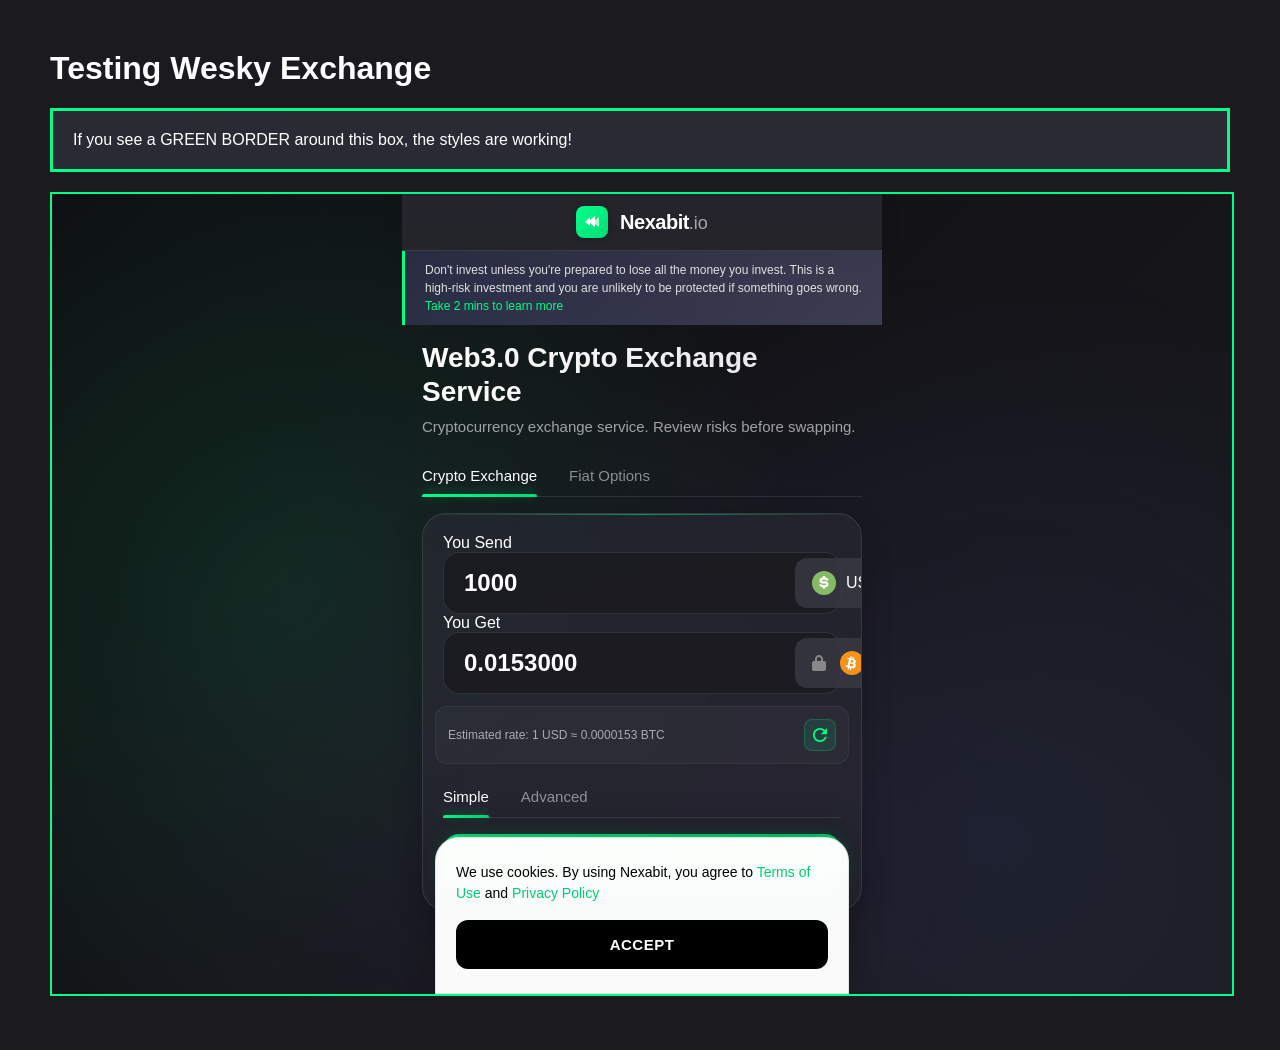
<file: test.html>
<!DOCTYPE html>
<html>
<head>
    <title>Test Page</title>
    <style>
        body { 
            margin: 50px; 
            font-family: Arial; 
            background: #1a1a1f;
            color: white;
        }
        .test-box {
            border: 3px solid #00ff88;
            padding: 20px;
            background: #2a2a35;
            margin: 20px 0;
            cursor: pointer;
        }
        .test-box:hover {
            background: #3a3a45;
            box-shadow: 0 6px 20px rgba(0, 255, 136, 0.4);
        }
    </style>
</head>
<body>
    <h1>Testing Wesky Exchange</h1>
    <div class="test-box">
        If you see a GREEN BORDER around this box, the styles are working!
    </div>
    <iframe src="index.html" width="100%" height="800" style="border: 2px solid #00ff88;"></iframe>
</body>
</html>
</file>
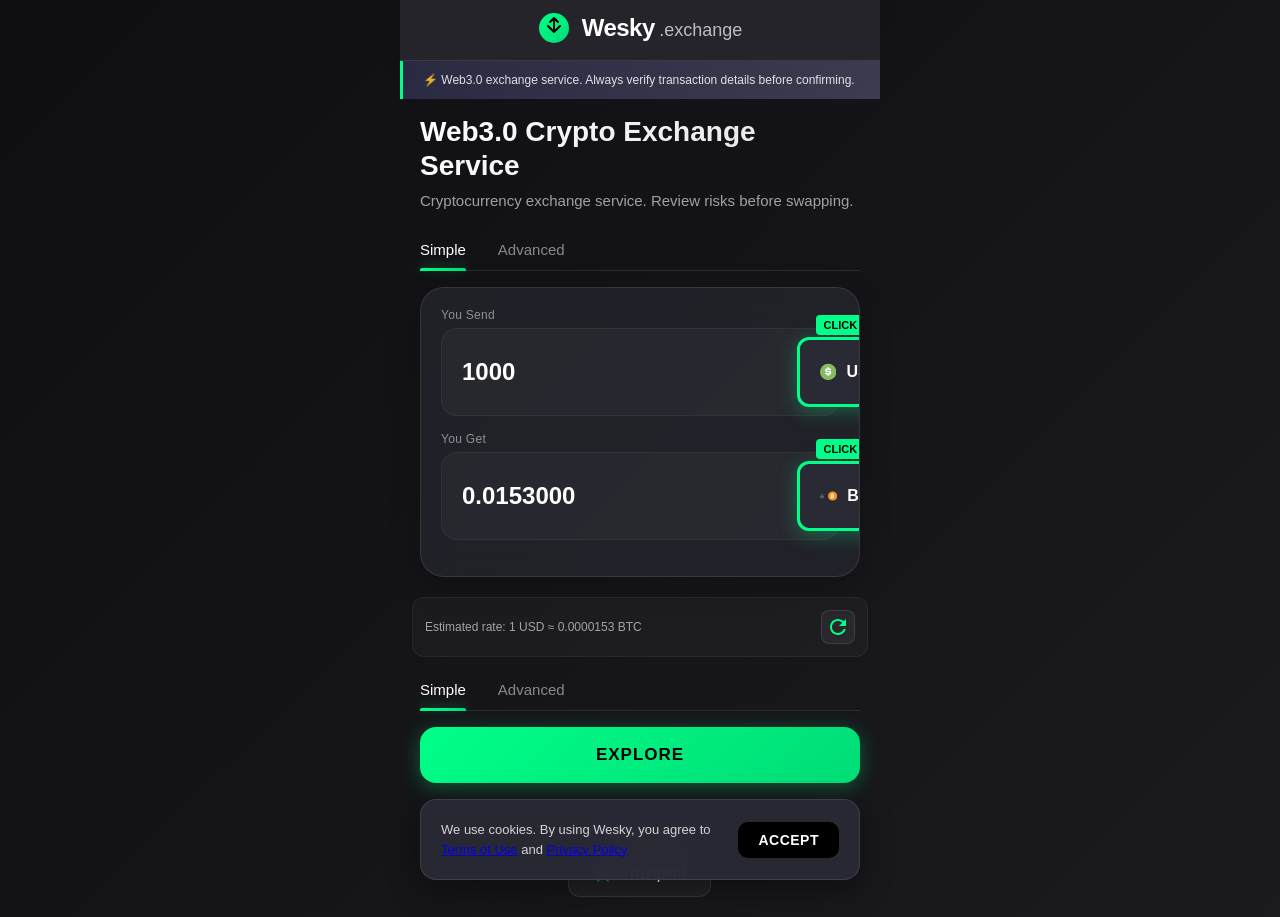
<file: wesky-exchange-all-in-one.html>
<!DOCTYPE html>
<html lang="en">
<head>
    <meta charset="UTF-8">
    <meta name="viewport" content="width=device-width, initial-scale=1.0">
    <title>Wesky - Web3.0 Crypto Exchange Service</title>
    <style>
/* Reset and Base Styles */
* {
    margin: 0;
    padding: 0;
    box-sizing: border-box;
}

body {
    font-family: -apple-system, BlinkMacSystemFont, 'Segoe UI', Roboto, Arial, sans-serif;
    background: linear-gradient(135deg, #0f0f12 0%, #1a1a1f 100%);
    color: #ffffff;
    min-height: 100vh;
    display: flex;
    flex-direction: column;
    max-width: 480px;
    margin: 0 auto;
    position: relative;
    overflow-x: hidden;
}

/* Header */
.header {
    background: rgba(42, 42, 48, 0.8);
    backdrop-filter: blur(20px);
    padding: 12px 0;
    text-align: center;
    border-bottom: 1px solid rgba(255, 255, 255, 0.1);
    box-shadow: 0 2px 20px rgba(0, 0, 0, 0.1);
}

.logo-container {
    display: inline-flex;
    align-items: center;
    gap: 12px;
}

.brand-name {
    font-size: 24px;
    font-weight: 700;
    letter-spacing: -0.5px;
}

.brand-domain {
    font-size: 18px;
    font-weight: 400;
    opacity: 0.7;
}

/* Warning Banner */
.warning-banner {
    background: linear-gradient(135deg, rgba(58, 58, 96, 0.6) 0%, rgba(88, 88, 120, 0.6) 100%);
    backdrop-filter: blur(10px);
    padding: 10px 20px;
    font-size: 12px;
    line-height: 1.5;
    border-left: 3px solid #00ff88;
    margin: 0;
}

.warning-banner p {
    color: rgba(255, 255, 255, 0.85);
    margin: 0;
}

/* Main Content */
.main-content {
    flex: 1;
    padding: 16px 20px;
}

.main-title {
    font-size: 28px;
    font-weight: 700;
    margin-bottom: 8px;
    line-height: 1.2;
    background: linear-gradient(135deg, #ffffff 0%, #e0e0e0 100%);
    -webkit-background-clip: text;
    -webkit-text-fill-color: transparent;
    background-clip: text;
}

.subtitle {
    font-size: 15px;
    color: rgba(255, 255, 255, 0.6);
    margin-bottom: 16px;
    font-weight: 400;
    line-height: 1.5;
}

/* Tabs */
.tabs {
    display: flex;
    gap: 32px;
    margin-bottom: 16px;
    border-bottom: 1px solid rgba(255, 255, 255, 0.1);
}

.tab {
    background: none;
    border: none;
    color: rgba(255, 255, 255, 0.5);
    font-size: 15px;
    font-weight: 500;
    padding: 12px 0;
    cursor: pointer;
    position: relative;
    transition: all 0.3s cubic-bezier(0.4, 0, 0.2, 1);
}

.tab:hover {
    color: rgba(255, 255, 255, 0.8);
}

.tab.active {
    color: #ffffff;
}

.tab.active::after {
    content: '';
    position: absolute;
    bottom: -1px;
    left: 0;
    right: 0;
    height: 3px;
    background: linear-gradient(90deg, #00ff88 0%, #00dd77 100%);
    border-radius: 2px 2px 0 0;
    box-shadow: 0 -2px 10px rgba(0, 255, 136, 0.3);
}

/* Exchange Form */
.exchange-form {
    background: rgba(42, 42, 53, 0.6);
    backdrop-filter: blur(20px);
    border: 1px solid rgba(255, 255, 255, 0.1);
    border-radius: 24px;
    padding: 20px;
    margin-bottom: 20px;
    box-shadow: 0 8px 32px rgba(0, 0, 0, 0.2);
    position: relative;
    overflow: hidden;
}

.exchange-form label {
    display: block;
    font-size: 12px;
    color: rgba(255, 255, 255, 0.5);
    margin-bottom: 6px;
    font-weight: 500;
    letter-spacing: 0.3px;
}

.input-wrapper {
    position: relative;
    display: flex;
    gap: 8px;
    margin-bottom: 16px;
    background: rgba(255, 255, 255, 0.03);
    border-radius: 16px;
    padding: 8px;
    border: 1px solid rgba(255, 255, 255, 0.05);
    transition: all 0.3s cubic-bezier(0.4, 0, 0.2, 1);
}

.input-wrapper:hover {
    background: rgba(255, 255, 255, 0.05);
    border-color: rgba(255, 255, 255, 0.1);
}

.amount-input {
    flex: 1;
    background: none;
    border: none;
    color: #ffffff;
    font-size: 24px;
    font-weight: 600;
    padding: 12px;
    outline: none;
}

.amount-input::placeholder {
    color: rgba(255, 255, 255, 0.3);
}

/* Currency Selector */
.currency-selector {
    display: flex;
    align-items: center;
    gap: 10px;
    background: #2a2a35;
    padding: 16px 20px;
    border-radius: 12px;
    cursor: pointer;
    transition: all 0.3s cubic-bezier(0.4, 0, 0.2, 1);
    border: 3px solid #00ff88;
    position: relative;
    user-select: none;
    box-shadow: 0 4px 20px rgba(0, 255, 136, 0.3);
    min-width: 140px;
}

.currency-selector:hover {
    background: #3a3a45;
    border-color: #00ff88;
    transform: translateY(-2px);
    box-shadow: 0 6px 20px rgba(0, 255, 136, 0.4);
}

.crypto-icon {
    width: 32px;
    height: 32px;
}

.currency-code {
    font-weight: 600;
    font-size: 16px;
}

.dropdown-arrow {
    color: #00ff88;
    font-size: 16px;
    font-weight: bold;
    transition: all 0.3s;
    margin-left: 8px;
    animation: bounce 2s infinite;
}

@keyframes bounce {
    0%, 100% { transform: translateY(0); }
    50% { transform: translateY(-3px); }
}

.currency-selector.active .dropdown-arrow {
    transform: rotate(180deg);
}

.click-hint {
    position: absolute;
    top: -25px;
    right: 0;
    background: #00ff88;
    color: #000;
    padding: 4px 8px;
    border-radius: 4px;
    font-size: 11px;
    font-weight: bold;
    white-space: nowrap;
    animation: pulse 2s infinite;
}

@keyframes pulse {
    0% { opacity: 1; transform: scale(1); }
    50% { opacity: 0.8; transform: scale(1.05); }
    100% { opacity: 1; transform: scale(1); }
}

.currency-selector:hover .click-hint {
    display: none;
}

/* Currency Dropdown */
.currency-dropdown {
    position: absolute;
    top: calc(100% + 8px);
    right: 0;
    background: #ffffff;
    border: 2px solid #00ff88;
    border-radius: 12px;
    box-shadow: 0 10px 40px rgba(0, 0, 0, 0.3);
    z-index: 1000;
    display: none;
    min-width: 200px;
    max-height: 300px;
    overflow-y: auto;
    overflow-x: hidden;
}

.currency-dropdown.active {
    display: block;
    animation: dropdownSlide 0.3s cubic-bezier(0.4, 0, 0.2, 1) forwards;
}

@keyframes dropdownSlide {
    from {
        opacity: 0;
        transform: translateY(-10px) scale(0.95);
    }
    to {
        opacity: 1;
        transform: translateY(0) scale(1);
    }
}

.currency-option {
    display: flex;
    align-items: center;
    gap: 12px;
    padding: 14px 20px;
    cursor: pointer;
    transition: all 0.2s cubic-bezier(0.4, 0, 0.2, 1);
    border-bottom: 1px solid #e0e0e0;
    color: #000000;
    font-weight: 600;
    font-size: 16px;
}

.currency-option:last-child {
    border-bottom: none;
}

.currency-option:hover {
    background: #00ff88;
    padding-left: 24px;
    color: #000000;
    font-weight: 700;
}

/* Exchange Rate */
.exchange-rate {
    display: flex;
    align-items: center;
    justify-content: space-between;
    padding: 12px;
    margin: 12px -8px;
    font-size: 12px;
    color: rgba(255, 255, 255, 0.6);
    background: rgba(255, 255, 255, 0.03);
    border-radius: 12px;
    border: 1px solid rgba(255, 255, 255, 0.05);
    transition: all 0.3s cubic-bezier(0.4, 0, 0.2, 1);
}

.refresh-btn {
    background: rgba(255, 255, 255, 0.05);
    border: 1px solid rgba(255, 255, 255, 0.1);
    border-radius: 8px;
    padding: 8px;
    cursor: pointer;
    transition: all 0.3s ease;
    display: flex;
    align-items: center;
    justify-content: center;
}

.refresh-btn:hover {
    background: rgba(255, 255, 255, 0.1);
    transform: rotate(180deg);
}

/* Explore Button */
.explore-btn {
    width: 100%;
    background: linear-gradient(135deg, #00ff88 0%, #00dd77 100%);
    color: #000000;
    border: none;
    padding: 18px;
    font-size: 17px;
    font-weight: 700;
    border-radius: 16px;
    cursor: pointer;
    transition: all 0.3s cubic-bezier(0.4, 0, 0.2, 1);
    box-shadow: 0 4px 20px rgba(0, 255, 136, 0.3);
    text-transform: uppercase;
    letter-spacing: 1px;
    position: relative;
    overflow: hidden;
}

.explore-btn:hover {
    transform: translateY(-2px);
    box-shadow: 0 6px 30px rgba(0, 255, 136, 0.5);
}

.explore-btn:active {
    transform: translateY(0);
}

/* Buy Crypto Section */
.buy-crypto {
    text-align: center;
    padding: 20px 0;
}

.buy-crypto h3 {
    font-size: 14px;
    font-weight: 600;
    color: rgba(255, 255, 255, 0.7);
    margin-bottom: 16px;
    text-transform: uppercase;
    letter-spacing: 0.5px;
}

.trustpilot {
    display: inline-flex;
    align-items: center;
    gap: 8px;
    background: rgba(255, 255, 255, 0.05);
    backdrop-filter: blur(10px);
    border: 1px solid rgba(255, 255, 255, 0.1);
    padding: 12px 24px;
    border-radius: 12px;
    font-weight: 500;
    transition: all 0.3s ease;
    cursor: pointer;
}

.trustpilot:hover {
    background: rgba(255, 255, 255, 0.1);
    border-color: rgba(0, 255, 136, 0.3);
    transform: translateY(-1px);
    box-shadow: 0 4px 12px rgba(0, 255, 136, 0.1);
}

/* Cookie Notice */
.cookie-notice {
    position: fixed;
    bottom: 20px;
    left: 20px;
    right: 20px;
    max-width: 440px;
    margin: 0 auto;
    background: rgba(42, 42, 53, 0.95);
    backdrop-filter: blur(20px);
    padding: 20px;
    border-radius: 16px;
    box-shadow: 0 8px 32px rgba(0, 0, 0, 0.4);
    border: 1px solid rgba(255, 255, 255, 0.1);
    display: flex;
    align-items: center;
    justify-content: space-between;
    gap: 16px;
    animation: slideUp 0.5s cubic-bezier(0.4, 0, 0.2, 1);
}

@keyframes slideUp {
    from {
        transform: translateY(100px);
        opacity: 0;
    }
    to {
        transform: translateY(0);
        opacity: 1;
    }
}

.cookie-notice p {
    font-size: 13px;
    line-height: 1.5;
    color: rgba(255, 255, 255, 0.8);
    margin: 0;
}

.accept-btn {
    background: #000000;
    color: #ffffff;
    border: none;
    padding: 10px 20px;
    font-size: 14px;
    font-weight: 600;
    border-radius: 10px;
    cursor: pointer;
    transition: all 0.3s ease;
    white-space: nowrap;
    text-transform: uppercase;
    letter-spacing: 0.5px;
}

.accept-btn:hover {
    background: #00ff88;
    color: #000000;
    transform: translateY(-1px);
    box-shadow: 0 4px 12px rgba(0, 255, 136, 0.3);
}

.lock-icon {
    width: 14px;
    height: 16px;
    opacity: 0.5;
    margin-right: -6px;
}
    </style>
</head>
<body>
    <!-- Header -->
    <header class="header">
        <div class="logo-container">
            <svg width="32" height="32" viewBox="0 0 32 32" fill="none" xmlns="http://www.w3.org/2000/svg">
                <defs>
                    <linearGradient id="logo-gradient" x1="0%" y1="0%" x2="100%" y2="100%">
                        <stop offset="0%" style="stop-color:#00ff88;stop-opacity:1" />
                        <stop offset="100%" style="stop-color:#00dd77;stop-opacity:1" />
                    </linearGradient>
                </defs>
                <circle cx="16" cy="16" r="15" fill="url(#logo-gradient)"/>
                <path d="M12 10L16 6L20 10M16 6V18M10 14L16 20L22 14" stroke="#000" stroke-width="2" stroke-linecap="round" stroke-linejoin="round"/>
            </svg>
            <div class="brand">
                <span class="brand-name">Wesky</span>
                <span class="brand-domain">.exchange</span>
            </div>
        </div>
    </header>

    <!-- Warning Banner -->
    <div class="warning-banner">
        <p>⚡ Web3.0 exchange service. Always verify transaction details before confirming.</p>
    </div>

    <!-- Main Content -->
    <main class="main-content">
        <h1 class="main-title">Web3.0 Crypto Exchange Service</h1>
        <p class="subtitle">Cryptocurrency exchange service. Review risks before swapping.</p>

        <!-- Tabs -->
        <div class="tabs">
            <button class="tab active">Simple</button>
            <button class="tab">Advanced</button>
        </div>

        <!-- Exchange Form -->
        <div class="exchange-form">
            <label>You Send</label>
            <div class="input-wrapper">
                <input type="number" value="1000" step="0.01" class="amount-input">
                <div class="currency-selector" data-type="send">
                    <svg class="crypto-icon usd-icon" viewBox="0 0 32 32" xmlns="http://www.w3.org/2000/svg">
                        <circle cx="16" cy="16" r="16" fill="#85bb65"/>
                        <path fill="white" d="M17.5 8.5v-2h-3v2h-.5c-2.2 0-4 1.8-4 4s1.8 4 4 4h4c.6 0 1 .4 1 1s-.4 1-1 1h-4c-.6 0-1-.4-1-1h-3c0 2.2 1.8 4 4 4h.5v2h3v-2h.5c2.2 0 4-1.8 4-4s-1.8-4-4-4h-4c-.6 0-1-.4-1-1s.4-1 1-1h4c.6 0 1 .4 1 1h3c0-2.2-1.8-4-4-4h-.5z"/>
                    </svg>
                    <span class="currency-code">USD</span>
                    <span class="dropdown-arrow">▼</span>
                    <span class="click-hint">CLICK TO CHANGE</span>
                    <!-- Currency Dropdown Menu -->
                    <div class="currency-dropdown" id="send-dropdown">
                        <div class="currency-option" data-currency="USD">
                            <svg class="crypto-icon" viewBox="0 0 32 32" xmlns="http://www.w3.org/2000/svg"><circle cx="16" cy="16" r="16" fill="#85bb65"/><path fill="white" d="M17.5 8.5v-2h-3v2h-.5c-2.2 0-4 1.8-4 4s1.8 4 4 4h4c.6 0 1 .4 1 1s-.4 1-1 1h-4c-.6 0-1-.4-1-1h-3c0 2.2 1.8 4 4 4h.5v2h3v-2h.5c2.2 0 4-1.8 4-4s-1.8-4-4-4h-4c-.6 0-1-.4-1-1s.4-1 1-1h4c.6 0 1 .4 1 1h3c0-2.2-1.8-4-4-4h-.5z"/></svg>
                            <span>USD</span>
                        </div>
                        <div class="currency-option" data-currency="BTC">
                            <svg class="crypto-icon" viewBox="0 0 32 32" xmlns="http://www.w3.org/2000/svg"><circle cx="16" cy="16" r="16" fill="#f7931a"/><path fill="white" d="M21.2 14.3c.3-1.9-1.2-3-3.2-3.7l.7-2.6-1.6-.4-.6 2.6c-.4-.1-.9-.2-1.3-.3l.6-2.6-1.6-.4-.7 2.7c-.4-.1-.7-.2-1-.2l-2.2-.6-.4 1.7s1.2.3 1.2.3c.6.2.8.6.7.9l-.7 3c.1 0 .1 0 .2.1l-1.1 4.2c-.1.2-.3.5-.7.4l-1.2-.3-.8 1.8 2.1.5c.4.1.8.2 1.1.3l-.7 2.7 1.6.4.7-2.6c.4.1.9.2 1.3.3l-.7 2.6 1.6.4.7-2.7c2.7.5 4.8.3 5.6-2.2.7-2-.1-3.1-1.5-3.9 1.1-.2 1.8-.9 2-2.3zm-3.6 5.1c-.5 2-3.8.9-4.9.6l.9-3.5c1.1.3 4.5.8 4 2.9zm.5-5.1c-.4 1.8-3.2.9-4.1.7l.8-3.2c.9.2 3.8.6 3.3 2.5z"/></svg>
                            <span>BTC</span>
                        </div>
                        <div class="currency-option" data-currency="ETH">
                            <svg class="crypto-icon" viewBox="0 0 32 32" xmlns="http://www.w3.org/2000/svg"><circle cx="16" cy="16" r="16" fill="#627EEA"/><path fill="white" d="M16 4v8.9l7.5 3.3L16 4z"/><path fill="white" opacity="0.6" d="M16 4l-7.5 12.2L16 12.9V4z"/><path fill="white" d="M16 21.97v6.03l7.5-10.38L16 21.97z"/><path fill="white" opacity="0.6" d="M16 28v-6.03l-7.5-4.35L16 28z"/><path fill="white" opacity="0.2" d="M16 20.57l7.5-4.35L16 12.87v7.7z"/><path fill="white" opacity="0.6" d="M8.5 16.22L16 20.57v-7.7l-7.5 3.35z"/></svg>
                            <span>ETH</span>
                        </div>
                        <div class="currency-option" data-currency="USDT">
                            <svg class="crypto-icon" viewBox="0 0 32 32" xmlns="http://www.w3.org/2000/svg"><circle cx="16" cy="16" r="16" fill="#26A17B"/><path fill="white" d="M17.9 17.4v-.002c0-.11-.08-.2-.21-.22-1.3-.13-2.61-.13-3.92 0-.13.02-.21.11-.21.22v.002c0 .11.08.2.21.22 1.3.13 2.61.13 3.92 0 .13-.02.21-.11.21-.22m5.84-4.44v4.53c0 .37-.03.74-.09 1.1l-3.88-.82v3.96c0 .27-.22.49-.49.49H12.7c-.27 0-.49-.22-.49-.49v-3.96l-3.88.82c-.06-.36-.09-.73-.09-1.1v-4.53c0-4.36 3.13-8 7.27-8.78v5.42H11.3v2.9h9.4v-2.9h-4.21V8.22c4.14.78 7.27 4.42 7.27 8.78"/></svg>
                            <span>USDT</span>
                        </div>
                        <div class="currency-option" data-currency="USDC">
                            <svg class="crypto-icon" viewBox="0 0 32 32" xmlns="http://www.w3.org/2000/svg"><circle cx="16" cy="16" r="16" fill="#2775CA"/><path fill="white" d="M12.3 16.25c0 2.07 1.46 3.43 3.7 3.43s3.7-1.36 3.7-3.43-1.46-3.43-3.7-3.43-3.7 1.36-3.7 3.43zm5.54 0c0 1.1-.69 1.82-1.84 1.82s-1.84-.73-1.84-1.82.69-1.82 1.84-1.82 1.84.73 1.84 1.82zm4.03 1.13c0-.38-.21-.58-.7-.58h-.3v1.84h.3c.49 0 .7-.2.7-.58v-.68zm1.49.56c0 .9-.54 1.51-1.73 1.51h-1.92v-4.58h1.03v1.52h.89c1.2 0 1.73.61 1.73 1.51v.04zm-7.26 0c0-.38-.21-.58-.7-.58h-.3v1.84h.3c.49 0 .7-.2.7-.58v-.68zm1.49.56c0 .9-.54 1.51-1.73 1.51h-1.92v-4.58h1.03v1.52h.89c1.2 0 1.73.61 1.73 1.51v.04zm4.84-3.83c0 .45-.29.78-.74.78s-.74-.33-.74-.78.29-.78.74-.78.74.33.74.78zM8.28 18.31c0-.45.29-.78.74-.78s.74.33.74.78-.29.78-.74.78-.74-.33-.74-.78z"/></svg>
                            <span>USDC</span>
                        </div>
                        <div class="currency-option" data-currency="SOL">
                            <svg class="crypto-icon" viewBox="0 0 32 32" xmlns="http://www.w3.org/2000/svg"><circle cx="16" cy="16" r="16" fill="#14F195"/><path d="M9.82 21.32a.5.5 0 01.36-.15h11.64c.34 0 .51.41.27.66l-2.36 2.36a.5.5 0 01-.36.15H7.73c-.34 0-.51-.41-.27-.66l2.36-2.36zm0-9.65a.5.5 0 01.36-.15h11.64c.34 0 .51.41.27.66l-2.36 2.36a.5.5 0 01-.36.15H7.73c-.34 0-.51-.41-.27-.66l2.36-2.36zm12.36 5.43a.5.5 0 01-.36.15H10.18c-.34 0-.51-.41-.27-.66l2.36-2.36a.5.5 0 01.36-.15h11.64c.34 0 .51.41.27.66l-2.36 2.36z" fill="#2D2D2D"/></svg>
                            <span>SOL</span>
                        </div>
                        <div class="currency-option" data-currency="BNB">
                            <svg class="crypto-icon" viewBox="0 0 32 32" xmlns="http://www.w3.org/2000/svg"><circle cx="16" cy="16" r="16" fill="#F3BA2F"/><path fill="white" d="M16 10l4 4 2.3-2.3L16 5.4l-6.3 6.3L12 14l4-4zm-6.3 4l-2.3 2.3 2.3 2.3 2.3-2.3-2.3-2.3zM16 22l-4-4-2.3 2.3L16 26.6l6.3-6.3L20 18l-4 4zm6.3-8l2.3-2.3-2.3-2.3-2.3 2.3 2.3 2.3z"/><path fill="white" d="M18 16l-2-2-2 2 2 2 2-2z"/></svg>
                            <span>BNB</span>
                        </div>
                    </div>
                </div>
            </div>

            <label>You Get</label>
            <div class="input-wrapper">
                <input type="number" value="0.0" readonly class="amount-input receive-amount">
                <div class="currency-selector" data-type="receive">
                    <svg class="lock-icon" width="14" height="16" viewBox="0 0 14 16" fill="none" xmlns="http://www.w3.org/2000/svg">
                        <path d="M12 6H11V4C11 1.79086 9.20914 0 7 0C4.79086 0 3 1.79086 3 4V6H2C0.89543 6 0 6.89543 0 8V14C0 15.1046 0.89543 16 2 16H12C13.1046 16 14 15.1046 14 14V8C14 6.89543 13.1046 6 12 6ZM5 4C5 2.89543 5.89543 2 7 2C8.10457 2 9 2.89543 9 4V6H5V4Z" fill="#888888"/>
                    </svg>
                    <svg class="crypto-icon btc-icon" viewBox="0 0 32 32" xmlns="http://www.w3.org/2000/svg">
                        <circle cx="16" cy="16" r="16" fill="#f7931a"/>
                        <path fill="white" d="M21.2 14.3c.3-1.9-1.2-3-3.2-3.7l.7-2.6-1.6-.4-.6 2.6c-.4-.1-.9-.2-1.3-.3l.6-2.6-1.6-.4-.7 2.7c-.4-.1-.7-.2-1-.2l-2.2-.6-.4 1.7s1.2.3 1.2.3c.6.2.8.6.7.9l-.7 3c.1 0 .1 0 .2.1l-1.1 4.2c-.1.2-.3.5-.7.4l-1.2-.3-.8 1.8 2.1.5c.4.1.8.2 1.1.3l-.7 2.7 1.6.4.7-2.6c.4.1.9.2 1.3.3l-.7 2.6 1.6.4.7-2.7c2.7.5 4.8.3 5.6-2.2.7-2-.1-3.1-1.5-3.9 1.1-.2 1.8-.9 2-2.3zm-3.6 5.1c-.5 2-3.8.9-4.9.6l.9-3.5c1.1.3 4.5.8 4 2.9zm.5-5.1c-.4 1.8-3.2.9-4.1.7l.8-3.2c.9.2 3.8.6 3.3 2.5z"/>
                    </svg>
                    <span class="currency-code">BTC</span>
                    <span class="dropdown-arrow">▼</span>
                    <span class="click-hint">CLICK TO CHANGE</span>
                    <!-- Currency Dropdown Menu -->
                    <div class="currency-dropdown" id="receive-dropdown">
                        <div class="currency-option" data-currency="USD">
                            <svg class="crypto-icon" viewBox="0 0 32 32" xmlns="http://www.w3.org/2000/svg"><circle cx="16" cy="16" r="16" fill="#85bb65"/><path fill="white" d="M17.5 8.5v-2h-3v2h-.5c-2.2 0-4 1.8-4 4s1.8 4 4 4h4c.6 0 1 .4 1 1s-.4 1-1 1h-4c-.6 0-1-.4-1-1h-3c0 2.2 1.8 4 4 4h.5v2h3v-2h.5c2.2 0 4-1.8 4-4s-1.8-4-4-4h-4c-.6 0-1-.4-1-1s.4-1 1-1h4c.6 0 1 .4 1 1h3c0-2.2-1.8-4-4-4h-.5z"/></svg>
                            <span>USD</span>
                        </div>
                        <div class="currency-option" data-currency="BTC">
                            <svg class="crypto-icon" viewBox="0 0 32 32" xmlns="http://www.w3.org/2000/svg"><circle cx="16" cy="16" r="16" fill="#f7931a"/><path fill="white" d="M21.2 14.3c.3-1.9-1.2-3-3.2-3.7l.7-2.6-1.6-.4-.6 2.6c-.4-.1-.9-.2-1.3-.3l.6-2.6-1.6-.4-.7 2.7c-.4-.1-.7-.2-1-.2l-2.2-.6-.4 1.7s1.2.3 1.2.3c.6.2.8.6.7.9l-.7 3c.1 0 .1 0 .2.1l-1.1 4.2c-.1.2-.3.5-.7.4l-1.2-.3-.8 1.8 2.1.5c.4.1.8.2 1.1.3l-.7 2.7 1.6.4.7-2.6c.4.1.9.2 1.3.3l-.7 2.6 1.6.4.7-2.7c2.7.5 4.8.3 5.6-2.2.7-2-.1-3.1-1.5-3.9 1.1-.2 1.8-.9 2-2.3zm-3.6 5.1c-.5 2-3.8.9-4.9.6l.9-3.5c1.1.3 4.5.8 4 2.9zm.5-5.1c-.4 1.8-3.2.9-4.1.7l.8-3.2c.9.2 3.8.6 3.3 2.5z"/></svg>
                            <span>BTC</span>
                        </div>
                        <div class="currency-option" data-currency="ETH">
                            <svg class="crypto-icon" viewBox="0 0 32 32" xmlns="http://www.w3.org/2000/svg"><circle cx="16" cy="16" r="16" fill="#627EEA"/><path fill="white" d="M16 4v8.9l7.5 3.3L16 4z"/><path fill="white" opacity="0.6" d="M16 4l-7.5 12.2L16 12.9V4z"/><path fill="white" d="M16 21.97v6.03l7.5-10.38L16 21.97z"/><path fill="white" opacity="0.6" d="M16 28v-6.03l-7.5-4.35L16 28z"/><path fill="white" opacity="0.2" d="M16 20.57l7.5-4.35L16 12.87v7.7z"/><path fill="white" opacity="0.6" d="M8.5 16.22L16 20.57v-7.7l-7.5 3.35z"/></svg>
                            <span>ETH</span>
                        </div>
                        <div class="currency-option" data-currency="USDT">
                            <svg class="crypto-icon" viewBox="0 0 32 32" xmlns="http://www.w3.org/2000/svg"><circle cx="16" cy="16" r="16" fill="#26A17B"/><path fill="white" d="M17.9 17.4v-.002c0-.11-.08-.2-.21-.22-1.3-.13-2.61-.13-3.92 0-.13.02-.21.11-.21.22v.002c0 .11.08.2.21.22 1.3.13 2.61.13 3.92 0 .13-.02.21-.11.21-.22m5.84-4.44v4.53c0 .37-.03.74-.09 1.1l-3.88-.82v3.96c0 .27-.22.49-.49.49H12.7c-.27 0-.49-.22-.49-.49v-3.96l-3.88.82c-.06-.36-.09-.73-.09-1.1v-4.53c0-4.36 3.13-8 7.27-8.78v5.42H11.3v2.9h9.4v-2.9h-4.21V8.22c4.14.78 7.27 4.42 7.27 8.78"/></svg>
                            <span>USDT</span>
                        </div>
                        <div class="currency-option" data-currency="USDC">
                            <svg class="crypto-icon" viewBox="0 0 32 32" xmlns="http://www.w3.org/2000/svg"><circle cx="16" cy="16" r="16" fill="#2775CA"/><path fill="white" d="M12.3 16.25c0 2.07 1.46 3.43 3.7 3.43s3.7-1.36 3.7-3.43-1.46-3.43-3.7-3.43-3.7 1.36-3.7 3.43zm5.54 0c0 1.1-.69 1.82-1.84 1.82s-1.84-.73-1.84-1.82.69-1.82 1.84-1.82 1.84.73 1.84 1.82zm4.03 1.13c0-.38-.21-.58-.7-.58h-.3v1.84h.3c.49 0 .7-.2.7-.58v-.68zm1.49.56c0 .9-.54 1.51-1.73 1.51h-1.92v-4.58h1.03v1.52h.89c1.2 0 1.73.61 1.73 1.51v.04zm-7.26 0c0-.38-.21-.58-.7-.58h-.3v1.84h.3c.49 0 .7-.2.7-.58v-.68zm1.49.56c0 .9-.54 1.51-1.73 1.51h-1.92v-4.58h1.03v1.52h.89c1.2 0 1.73.61 1.73 1.51v.04zm4.84-3.83c0 .45-.29.78-.74.78s-.74-.33-.74-.78.29-.78.74-.78.74.33.74.78zM8.28 18.31c0-.45.29-.78.74-.78s.74.33.74.78-.29.78-.74.78-.74-.33-.74-.78z"/></svg>
                            <span>USDC</span>
                        </div>
                        <div class="currency-option" data-currency="SOL">
                            <svg class="crypto-icon" viewBox="0 0 32 32" xmlns="http://www.w3.org/2000/svg"><circle cx="16" cy="16" r="16" fill="#14F195"/><path d="M9.82 21.32a.5.5 0 01.36-.15h11.64c.34 0 .51.41.27.66l-2.36 2.36a.5.5 0 01-.36.15H7.73c-.34 0-.51-.41-.27-.66l2.36-2.36zm0-9.65a.5.5 0 01.36-.15h11.64c.34 0 .51.41.27.66l-2.36 2.36a.5.5 0 01-.36.15H7.73c-.34 0-.51-.41-.27-.66l2.36-2.36zm12.36 5.43a.5.5 0 01-.36.15H10.18c-.34 0-.51-.41-.27-.66l2.36-2.36a.5.5 0 01.36-.15h11.64c.34 0 .51.41.27.66l-2.36 2.36z" fill="#2D2D2D"/></svg>
                            <span>SOL</span>
                        </div>
                        <div class="currency-option" data-currency="BNB">
                            <svg class="crypto-icon" viewBox="0 0 32 32" xmlns="http://www.w3.org/2000/svg"><circle cx="16" cy="16" r="16" fill="#F3BA2F"/><path fill="white" d="M16 10l4 4 2.3-2.3L16 5.4l-6.3 6.3L12 14l4-4zm-6.3 4l-2.3 2.3 2.3 2.3 2.3-2.3-2.3-2.3zM16 22l-4-4-2.3 2.3L16 26.6l6.3-6.3L20 18l-4 4zm6.3-8l2.3-2.3-2.3-2.3-2.3 2.3 2.3 2.3z"/><path fill="white" d="M18 16l-2-2-2 2 2 2 2-2z"/></svg>
                            <span>BNB</span>
                        </div>
                    </div>
                </div>
            </div>
        </div>

        <!-- Exchange Rate -->
        <div class="exchange-rate">
            <span>Estimated rate: 1 USD ≈ 0.00001530 BTC</span>
            <button class="refresh-btn">
                <svg width="16" height="16" viewBox="0 0 16 16" fill="none" xmlns="http://www.w3.org/2000/svg">
                    <path d="M13.65 2.35C12.2 0.9 10.21 0 8 0C3.58 0 0 3.58 0 8C0 12.42 3.58 16 8 16C11.73 16 14.84 13.45 15.73 10H13.65C12.83 12.33 10.61 14 8 14C4.69 14 2 11.31 2 8C2 4.69 4.69 2 8 2C9.66 2 11.14 2.69 12.22 3.78L9 7H16V0L13.65 2.35Z" fill="#00ff88"/>
                </svg>
            </button>
        </div>

        <!-- Tabs -->
        <div class="tabs">
            <button class="tab active">Simple</button>
            <button class="tab">Advanced</button>
        </div>

        <!-- Explore Button -->
        <button class="explore-btn">Explore</button>
    </main>

    <!-- Buy Crypto Section -->
    <div class="buy-crypto">
        <h3>Buy crypto with</h3>
        <div class="trustpilot">
            <svg class="trustpilot-logo" width="20" height="20" viewBox="0 0 20 20" fill="none" xmlns="http://www.w3.org/2000/svg">
                <path d="M10 0L12.2451 6.90983H19.5106L13.6327 11.1803L15.8779 18.0902L10 13.8197L4.12215 18.0902L6.36729 11.1803L0.489435 6.90983H7.75486L10 0Z" fill="#00B67A"/>
            </svg>
            <span>Trustpilot</span>
        </div>
    </div>

    <!-- Cookie Notice -->
    <div class="cookie-notice">
        <p>We use cookies. By using Wesky, you agree to <a href="#" class="terms-link">Terms of Use</a> and <a href="#" class="privacy-link">Privacy Policy</a></p>
        <button class="accept-btn">Accept</button>
    </div>

    <script>
// Exchange rates (mock data)
const exchangeRates = {
    'USD': {
        'BTC': 0.0000153,
        'ETH': 0.000471,
        'USDT': 1,
        'USDC': 1,
        'SOL': 0.00997,
        'BNB': 0.00217,
        'USD': 1
    },
    'BTC': {
        'USD': 65432.50,
        'ETH': 30.78897,
        'BTC': 1,
        'USDT': 65432.50,
        'USDC': 65432.50,
        'SOL': 652.45,
        'BNB': 142.35
    },
    'ETH': {
        'USD': 2125.50,
        'BTC': 0.0325,
        'ETH': 1,
        'USDT': 2125.50,
        'USDC': 2125.50,
        'SOL': 21.18,
        'BNB': 4.62
    },
    'USDT': {
        'USD': 1,
        'BTC': 0.0000153,
        'ETH': 0.000471,
        'USDT': 1,
        'USDC': 1,
        'SOL': 0.00997,
        'BNB': 0.00217
    },
    'USDC': {
        'USD': 1,
        'BTC': 0.0000153,
        'ETH': 0.000471,
        'USDT': 1,
        'USDC': 1,
        'SOL': 0.00997,
        'BNB': 0.00217
    },
    'SOL': {
        'USD': 100.25,
        'BTC': 0.00153,
        'ETH': 0.0472,
        'USDT': 100.25,
        'USDC': 100.25,
        'SOL': 1,
        'BNB': 0.218
    },
    'BNB': {
        'USD': 460.25,
        'BTC': 0.00703,
        'ETH': 0.217,
        'USDT': 460.25,
        'USDC': 460.25,
        'SOL': 4.59,
        'BNB': 1
    }
};

// Currency icons
const currencyIcons = {
    'USD': '<svg class="crypto-icon" viewBox="0 0 32 32" xmlns="http://www.w3.org/2000/svg"><circle cx="16" cy="16" r="16" fill="#85bb65"/><path fill="white" d="M17.5 8.5v-2h-3v2h-.5c-2.2 0-4 1.8-4 4s1.8 4 4 4h4c.6 0 1 .4 1 1s-.4 1-1 1h-4c-.6 0-1-.4-1-1h-3c0 2.2 1.8 4 4 4h.5v2h3v-2h.5c2.2 0 4-1.8 4-4s-1.8-4-4-4h-4c-.6 0-1-.4-1-1s.4-1 1-1h4c.6 0 1 .4 1 1h3c0-2.2-1.8-4-4-4h-.5z"/></svg>',
    'BTC': '<svg class="crypto-icon" viewBox="0 0 32 32" xmlns="http://www.w3.org/2000/svg"><circle cx="16" cy="16" r="16" fill="#f7931a"/><path fill="white" d="M21.2 14.3c.3-1.9-1.2-3-3.2-3.7l.7-2.6-1.6-.4-.6 2.6c-.4-.1-.9-.2-1.3-.3l.6-2.6-1.6-.4-.7 2.7c-.4-.1-.7-.2-1-.2l-2.2-.6-.4 1.7s1.2.3 1.2.3c.6.2.8.6.7.9l-.7 3c.1 0 .1 0 .2.1l-1.1 4.2c-.1.2-.3.5-.7.4l-1.2-.3-.8 1.8 2.1.5c.4.1.8.2 1.1.3l-.7 2.7 1.6.4.7-2.6c.4.1.9.2 1.3.3l-.7 2.6 1.6.4.7-2.7c2.7.5 4.8.3 5.6-2.2.7-2-.1-3.1-1.5-3.9 1.1-.2 1.8-.9 2-2.3zm-3.6 5.1c-.5 2-3.8.9-4.9.6l.9-3.5c1.1.3 4.5.8 4 2.9zm.5-5.1c-.4 1.8-3.2.9-4.1.7l.8-3.2c.9.2 3.8.6 3.3 2.5z"/></svg>',
    'ETH': '<svg class="crypto-icon" viewBox="0 0 32 32" xmlns="http://www.w3.org/2000/svg"><circle cx="16" cy="16" r="16" fill="#627EEA"/><path fill="white" d="M16 4v8.9l7.5 3.3L16 4z"/><path fill="white" opacity="0.6" d="M16 4l-7.5 12.2L16 12.9V4z"/><path fill="white" d="M16 21.97v6.03l7.5-10.38L16 21.97z"/><path fill="white" opacity="0.6" d="M16 28v-6.03l-7.5-4.35L16 28z"/><path fill="white" opacity="0.2" d="M16 20.57l7.5-4.35L16 12.87v7.7z"/><path fill="white" opacity="0.6" d="M8.5 16.22L16 20.57v-7.7l-7.5 3.35z"/></svg>',
    'USDT': '<svg class="crypto-icon" viewBox="0 0 32 32" xmlns="http://www.w3.org/2000/svg"><circle cx="16" cy="16" r="16" fill="#26A17B"/><path fill="white" d="M17.9 17.4v-.002c0-.11-.08-.2-.21-.22-1.3-.13-2.61-.13-3.92 0-.13.02-.21.11-.21.22v.002c0 .11.08.2.21.22 1.3.13 2.61.13 3.92 0 .13-.02.21-.11.21-.22m5.84-4.44v4.53c0 .37-.03.74-.09 1.1l-3.88-.82v3.96c0 .27-.22.49-.49.49H12.7c-.27 0-.49-.22-.49-.49v-3.96l-3.88.82c-.06-.36-.09-.73-.09-1.1v-4.53c0-4.36 3.13-8 7.27-8.78v5.42H11.3v2.9h9.4v-2.9h-4.21V8.22c4.14.78 7.27 4.42 7.27 8.78"/></svg>',
    'USDC': '<svg class="crypto-icon" viewBox="0 0 32 32" xmlns="http://www.w3.org/2000/svg"><circle cx="16" cy="16" r="16" fill="#2775CA"/><path fill="white" d="M12.3 16.25c0 2.07 1.46 3.43 3.7 3.43s3.7-1.36 3.7-3.43-1.46-3.43-3.7-3.43-3.7 1.36-3.7 3.43zm5.54 0c0 1.1-.69 1.82-1.84 1.82s-1.84-.73-1.84-1.82.69-1.82 1.84-1.82 1.84.73 1.84 1.82zm4.03 1.13c0-.38-.21-.58-.7-.58h-.3v1.84h.3c.49 0 .7-.2.7-.58v-.68zm1.49.56c0 .9-.54 1.51-1.73 1.51h-1.92v-4.58h1.03v1.52h.89c1.2 0 1.73.61 1.73 1.51v.04zm-7.26 0c0-.38-.21-.58-.7-.58h-.3v1.84h.3c.49 0 .7-.2.7-.58v-.68zm1.49.56c0 .9-.54 1.51-1.73 1.51h-1.92v-4.58h1.03v1.52h.89c1.2 0 1.73.61 1.73 1.51v.04zm4.84-3.83c0 .45-.29.78-.74.78s-.74-.33-.74-.78.29-.78.74-.78.74.33.74.78zM8.28 18.31c0-.45.29-.78.74-.78s.74.33.74.78-.29.78-.74.78-.74-.33-.74-.78z"/></svg>',
    'SOL': '<svg class="crypto-icon" viewBox="0 0 32 32" xmlns="http://www.w3.org/2000/svg"><circle cx="16" cy="16" r="16" fill="#14F195"/><path d="M9.82 21.32a.5.5 0 01.36-.15h11.64c.34 0 .51.41.27.66l-2.36 2.36a.5.5 0 01-.36.15H7.73c-.34 0-.51-.41-.27-.66l2.36-2.36zm0-9.65a.5.5 0 01.36-.15h11.64c.34 0 .51.41.27.66l-2.36 2.36a.5.5 0 01-.36.15H7.73c-.34 0-.51-.41-.27-.66l2.36-2.36zm12.36 5.43a.5.5 0 01-.36.15H10.18c-.34 0-.51-.41-.27-.66l2.36-2.36a.5.5 0 01.36-.15h11.64c.34 0 .51.41.27.66l-2.36 2.36z" fill="#2D2D2D"/></svg>',
    'BNB': '<svg class="crypto-icon" viewBox="0 0 32 32" xmlns="http://www.w3.org/2000/svg"><circle cx="16" cy="16" r="16" fill="#F3BA2F"/><path fill="white" d="M16 10l4 4 2.3-2.3L16 5.4l-6.3 6.3L12 14l4-4zm-6.3 4l-2.3 2.3 2.3 2.3 2.3-2.3-2.3-2.3zM16 22l-4-4-2.3 2.3L16 26.6l6.3-6.3L20 18l-4 4zm6.3-8l2.3-2.3-2.3-2.3-2.3 2.3 2.3 2.3z"/><path fill="white" d="M18 16l-2-2-2 2 2 2 2-2z"/></svg>'
};

// Initialize
let sendCurrency = 'USD';
let receiveCurrency = 'BTC';
let previousRate = null;

// DOM Elements
const sendAmountInput = document.querySelector('.amount-input:not(.receive-amount)');
const receiveAmountInput = document.querySelector('.receive-amount');
const exchangeRateText = document.querySelector('.exchange-rate span');
const refreshBtn = document.querySelector('.refresh-btn');
const exploreBtn = document.querySelector('.explore-btn');
const acceptBtn = document.querySelector('.accept-btn');
const cookieNotice = document.querySelector('.cookie-notice');
const tabs = document.querySelectorAll('.tab');

// Calculate exchange
function calculateExchange() {
    const sendAmount = parseFloat(sendAmountInput.value) || 0;
    const rate = exchangeRates[sendCurrency][receiveCurrency];
    const receiveAmount = sendAmount * rate;
    
    receiveAmountInput.value = receiveAmount.toFixed(7);
    
    // Update rate display
    let formattedRate;
    if (rate < 0.00001) {
        formattedRate = rate.toFixed(8);
    } else if (rate < 0.001) {
        formattedRate = rate.toFixed(7);
    } else if (rate < 1) {
        formattedRate = rate.toFixed(6);
    } else {
        formattedRate = rate.toFixed(2);
    }
    
    exchangeRateText.textContent = `Estimated rate: 1 ${sendCurrency} ≈ ${formattedRate} ${receiveCurrency}`;
}

// Tab switching
tabs.forEach(tab => {
    tab.addEventListener('click', () => {
        tabs.forEach(t => t.classList.remove('active'));
        tab.classList.add('active');
    });
});

// Accept cookies
acceptBtn.addEventListener('click', () => {
    cookieNotice.style.display = 'none';
    localStorage.setItem('cookiesAccepted', 'true');
});

// Check if cookies already accepted
if (localStorage.getItem('cookiesAccepted') === 'true') {
    cookieNotice.style.display = 'none';
}

// Explore button click
exploreBtn.addEventListener('click', () => {
    exploreBtn.style.transform = 'scale(0.95)';
    setTimeout(() => {
        exploreBtn.style.transform = 'scale(1)';
        alert(`Exchange ${sendAmountInput.value} ${sendCurrency} to ${receiveAmountInput.value} ${receiveCurrency}`);
    }, 100);
});

// Input handling
sendAmountInput.addEventListener('input', calculateExchange);

// Refresh button
refreshBtn.addEventListener('click', () => {
    refreshBtn.style.transform = 'rotate(360deg)';
    setTimeout(() => {
        refreshBtn.style.transform = 'rotate(0deg)';
        calculateExchange();
    }, 300);
});

// Currency selector functionality
document.querySelectorAll('.currency-selector').forEach(selector => {
    selector.addEventListener('click', (e) => {
        e.stopPropagation();
        
        // Find the dropdown inside this selector
        const dropdown = selector.querySelector('.currency-dropdown');
        
        // Close all other dropdowns
        document.querySelectorAll('.currency-dropdown').forEach(dd => {
            if (dd !== dropdown) {
                dd.classList.remove('active');
                dd.closest('.currency-selector').classList.remove('active');
            }
        });
        
        // Toggle current dropdown
        dropdown.classList.toggle('active');
        selector.classList.toggle('active', dropdown.classList.contains('active'));
    });
});

// Currency option selection
document.querySelectorAll('.currency-option').forEach(option => {
    option.addEventListener('click', (e) => {
        e.stopPropagation();
        const currency = option.dataset.currency;
        const dropdown = option.closest('.currency-dropdown');
        const selector = dropdown.closest('.currency-selector');
        const type = selector.dataset.type;
        
        // Update currency display
        const currencyCode = selector.querySelector('.currency-code');
        currencyCode.textContent = currency;
        
        // Update the icon
        const cryptoIcons = selector.querySelectorAll('.crypto-icon');
        cryptoIcons.forEach(icon => {
            if (!icon.classList.contains('lock-icon') && icon.tagName === 'svg') {
                icon.outerHTML = currencyIcons[currency];
            }
        });
        
        // Update the currency variable
        if (type === 'send') {
            sendCurrency = currency;
        } else {
            receiveCurrency = currency;
        }
        
        // Recalculate exchange
        calculateExchange();
        
        // Close dropdown
        dropdown.classList.remove('active');
        selector.classList.remove('active');
    });
});

// Close dropdowns when clicking outside
document.addEventListener('click', () => {
    document.querySelectorAll('.currency-dropdown').forEach(dropdown => {
        dropdown.classList.remove('active');
    });
    document.querySelectorAll('.currency-selector').forEach(selector => {
        selector.classList.remove('active');
    });
});

// Live rate updates
setInterval(() => {
    // Simulate rate changes (±0.5%)
    Object.keys(exchangeRates).forEach(from => {
        Object.keys(exchangeRates[from]).forEach(to => {
            if (from !== to) {
                const change = 0.995 + Math.random() * 0.01;
                exchangeRates[from][to] *= change;
            }
        });
    });
    calculateExchange();
}, 5000);

// Initialize
calculateExchange();
    </script>
</body>
</html>
</file>
<file: styles.css>
* {
    margin: 0;
    padding: 0;
    box-sizing: border-box;
}

body {
    font-family: -apple-system, BlinkMacSystemFont, 'Segoe UI', Roboto, Arial, sans-serif;
    background: linear-gradient(135deg, #0f0f12 0%, #1a1a1f 100%);
    color: #ffffff;
    min-height: 100vh;
    display: flex;
    flex-direction: column;
    max-width: 480px;
    margin: 0 auto;
    position: relative;
    overflow-x: hidden;
}

/* Add subtle background pattern */
body::before {
    content: '';
    position: fixed;
    top: 0;
    left: 0;
    width: 100%;
    height: 100%;
    background-image: 
        radial-gradient(circle at 20% 50%, rgba(0, 255, 136, 0.1) 0%, transparent 50%),
        radial-gradient(circle at 80% 80%, rgba(98, 126, 234, 0.1) 0%, transparent 50%),
        radial-gradient(circle at 40% 80%, rgba(220, 31, 255, 0.05) 0%, transparent 50%);
    pointer-events: none;
    z-index: 0;
}

body > * {
    position: relative;
    z-index: 1;
}

/* Header */
.header {
    background: rgba(42, 42, 48, 0.8);
    backdrop-filter: blur(20px);
    padding: 12px 0;
    text-align: center;
    border-bottom: 1px solid rgba(255, 255, 255, 0.1);
    box-shadow: 0 2px 20px rgba(0, 0, 0, 0.1);
}

.logo-container {
    display: flex;
    align-items: center;
    justify-content: center;
    gap: 12px;
}

.logo {
    width: 32px;
    height: 32px;
    filter: drop-shadow(0 2px 4px rgba(0, 0, 0, 0.2));
}

.brand {
    display: flex;
    align-items: baseline;
    font-size: 20px;
    font-weight: 700;
}

.brand-name {
    color: #ffffff;
    letter-spacing: -0.5px;
}

.brand-domain {
    color: rgba(255, 255, 255, 0.6);
    font-weight: 400;
    font-size: 18px;
}

/* Warning Banner */
.warning-banner {
    background: linear-gradient(135deg, rgba(58, 58, 96, 0.6) 0%, rgba(88, 88, 120, 0.6) 100%);
    backdrop-filter: blur(10px);
    padding: 10px 20px;
    font-size: 12px;
    line-height: 1.5;
    border-left: 3px solid #00ff88;
    margin: 0;
}

.warning-banner p {
    color: rgba(255, 255, 255, 0.85);
    margin: 0;
}

.learn-more {
    color: #00ff88;
    text-decoration: none;
    font-weight: 500;
    transition: opacity 0.2s;
}

.learn-more:hover {
    opacity: 0.8;
}

/* Main Content */
.main-content {
    flex: 1;
    padding: 16px 20px;
}

.main-title {
    font-size: 28px;
    font-weight: 700;
    margin-bottom: 8px;
    line-height: 1.2;
    background: linear-gradient(135deg, #ffffff 0%, #e0e0e0 100%);
    -webkit-background-clip: text;
    -webkit-text-fill-color: transparent;
    background-clip: text;
}

.subtitle {
    font-size: 15px;
    color: rgba(255, 255, 255, 0.6);
    margin-bottom: 16px;
    font-weight: 400;
    line-height: 1.5;
}

/* Tabs */
.tabs {
    display: flex;
    gap: 32px;
    margin-bottom: 16px;
    border-bottom: 1px solid rgba(255, 255, 255, 0.1);
}

.tab {
    background: none;
    border: none;
    color: rgba(255, 255, 255, 0.5);
    font-size: 15px;
    font-weight: 500;
    padding: 12px 0;
    cursor: pointer;
    position: relative;
    transition: all 0.3s cubic-bezier(0.4, 0, 0.2, 1);
}

.tab:hover {
    color: rgba(255, 255, 255, 0.8);
}

.tab.active {
    color: #ffffff;
}

.tab.active::after {
    content: '';
    position: absolute;
    bottom: -1px;
    left: 0;
    right: 0;
    height: 3px;
    background: linear-gradient(90deg, #00ff88 0%, #00dd77 100%);
    border-radius: 2px 2px 0 0;
    box-shadow: 0 -2px 10px rgba(0, 255, 136, 0.3);
}

/* Exchange Form */
.exchange-form {
    background: rgba(42, 42, 53, 0.6);
    backdrop-filter: blur(20px);
    border: 1px solid rgba(255, 255, 255, 0.1);
    border-radius: 24px;
    padding: 20px;
    margin-bottom: 20px;
    box-shadow: 0 8px 32px rgba(0, 0, 0, 0.2);
    position: relative;
    overflow: hidden;
}

/* Add subtle gradient overlay */
.exchange-form::before {
    content: '';
    position: absolute;
    top: 0;
    left: 0;
    right: 0;
    height: 1px;
    background: linear-gradient(90deg, transparent 0%, rgba(0, 255, 136, 0.5) 50%, transparent 100%);
}

.input-group {
    margin-bottom: 20px;
}

.input-group label {
    display: block;
    font-size: 12px;
    color: rgba(255, 255, 255, 0.5);
    margin-bottom: 6px;
    font-weight: 500;
    letter-spacing: 0.3px;
}

.input-wrapper {
    display: flex;
    background: rgba(26, 26, 31, 0.8);
    border: 1px solid rgba(255, 255, 255, 0.1);
    border-radius: 16px;
    padding: 4px;
    align-items: center;
    position: relative;
    transition: all 0.3s cubic-bezier(0.4, 0, 0.2, 1);
}

.input-wrapper:hover {
    border-color: rgba(255, 255, 255, 0.2);
    box-shadow: 0 4px 20px rgba(0, 0, 0, 0.1);
}

.input-wrapper:focus-within {
    border-color: #00ff88;
    box-shadow: 0 0 0 3px rgba(0, 255, 136, 0.1);
}

.amount-input {
    flex: 1;
    background: none;
    border: none;
    color: #ffffff;
    font-size: 24px;
    font-weight: 600;
    padding: 12px 16px;
    outline: none;
}

.amount-input::placeholder {
    color: rgba(255, 255, 255, 0.3);
}

.currency-selector {
    display: flex;
    align-items: center;
    gap: 10px;
    background: rgba(58, 58, 69, 0.8);
    padding: 12px 16px;
    border-radius: 12px;
    cursor: pointer;
    transition: all 0.3s cubic-bezier(0.4, 0, 0.2, 1);
    border: 1px solid transparent;
    position: relative;
}

.currency-selector:hover {
    background: rgba(74, 74, 85, 0.9);
    border-color: rgba(0, 255, 136, 0.4);
    transform: translateY(-1px);
    box-shadow: 0 4px 12px rgba(0, 255, 136, 0.15);
}

.currency-selector:active {
    transform: translateY(0);
    background: rgba(74, 74, 85, 1);
}

.crypto-icon {
    width: 24px;
    height: 24px;
}

.lock-icon {
    width: 14px;
    height: 16px;
    margin-right: 4px;
}

.dropdown-arrow {
    color: #00ff88;
    font-size: 12px;
    transition: all 0.3s;
    margin-left: 4px;
}

.currency-selector:hover .dropdown-arrow {
    transform: translateY(2px);
    color: #00ff88;
}

.currency-selector.active .dropdown-arrow {
    transform: rotate(180deg);
}

/* Currency Dropdown */
.currency-dropdown {
    position: absolute;
    top: calc(100% + 8px);
    right: 0;
    background: rgba(42, 42, 53, 0.95);
    backdrop-filter: blur(20px);
    border: 1px solid rgba(255, 255, 255, 0.1);
    border-radius: 16px;
    box-shadow: 0 8px 32px rgba(0, 0, 0, 0.4);
    z-index: 1000;
    display: none;
    min-width: 200px;
    max-height: 300px;
    overflow-y: auto;
    overflow-x: hidden;
    animation: dropdownSlide 0.3s cubic-bezier(0.4, 0, 0.2, 1);
}

.currency-dropdown.active {
    display: block;
}

@keyframes dropdownSlide {
    from {
        opacity: 0;
        transform: translateY(-10px) scale(0.95);
    }
    to {
        opacity: 1;
        transform: translateY(0) scale(1);
    }
}

.currency-dropdown.active {
    display: block;
}

.currency-option {
    display: flex;
    align-items: center;
    gap: 12px;
    padding: 14px 20px;
    cursor: pointer;
    transition: all 0.2s cubic-bezier(0.4, 0, 0.2, 1);
    border-bottom: 1px solid rgba(255, 255, 255, 0.05);
}

.currency-option:last-child {
    border-bottom: none;
}

.currency-option:hover {
    background: rgba(0, 255, 136, 0.15);
    padding-left: 24px;
    border-left: 3px solid #00ff88;
    cursor: pointer;
}

.currency-option:active {
    background: rgba(0, 255, 136, 0.25);
}

.currency-option .crypto-icon {
    width: 24px;
    height: 24px;
}

.currency-option span {
    color: #ffffff;
    font-size: 16px;
    font-weight: 500;
}

/* Exchange Rate */
.exchange-rate {
    display: flex;
    align-items: center;
    justify-content: space-between;
    padding: 12px;
    margin: 12px -8px;
    font-size: 12px;
    color: rgba(255, 255, 255, 0.6);
    background: rgba(255, 255, 255, 0.03);
    border-radius: 12px;
    border: 1px solid rgba(255, 255, 255, 0.05);
    transition: all 0.3s cubic-bezier(0.4, 0, 0.2, 1);
}

.exchange-rate:hover {
    background: rgba(255, 255, 255, 0.05);
    border-color: rgba(255, 255, 255, 0.1);
}

.exchange-rate.rate-flash {
    background: rgba(0, 255, 136, 0.1);
    border-color: rgba(0, 255, 136, 0.2);
    animation: pulse 0.5s ease-out;
}

@keyframes pulse {
    0% {
        box-shadow: 0 0 0 0 rgba(0, 255, 136, 0.3);
    }
    100% {
        box-shadow: 0 0 0 10px rgba(0, 255, 136, 0);
    }
}

.rate-up {
    color: #00ff88;
    font-weight: 700;
    margin-left: 6px;
    font-size: 14px;
    animation: fadeInUp 0.3s ease-out;
}

.rate-down {
    color: #ff4757;
    font-weight: 700;
    margin-left: 6px;
    font-size: 14px;
    animation: fadeInDown 0.3s ease-out;
}

@keyframes fadeInUp {
    from {
        opacity: 0;
        transform: translateY(5px);
    }
    to {
        opacity: 1;
        transform: translateY(0);
    }
}

@keyframes fadeInDown {
    from {
        opacity: 0;
        transform: translateY(-5px);
    }
    to {
        opacity: 1;
        transform: translateY(0);
    }
}

.refresh-btn {
    background: rgba(0, 255, 136, 0.1);
    border: 1px solid rgba(0, 255, 136, 0.2);
    border-radius: 8px;
    cursor: pointer;
    transition: all 0.5s cubic-bezier(0.4, 0, 0.2, 1);
    padding: 8px;
    display: flex;
    align-items: center;
    justify-content: center;
}

.refresh-btn:hover {
    background: rgba(0, 255, 136, 0.2);
    border-color: rgba(0, 255, 136, 0.3);
    transform: rotate(180deg);
    box-shadow: 0 2px 8px rgba(0, 255, 136, 0.2);
}

.refresh-btn svg {
    width: 14px;
    height: 14px;
}

/* Explore Button */
.explore-btn {
    width: 100%;
    background: linear-gradient(135deg, #00ff88 0%, #00dd77 100%);
    color: #000000;
    border: none;
    padding: 18px;
    font-size: 17px;
    font-weight: 700;
    border-radius: 16px;
    cursor: pointer;
    transition: all 0.3s cubic-bezier(0.4, 0, 0.2, 1);
    box-shadow: 0 4px 20px rgba(0, 255, 136, 0.3);
    text-transform: uppercase;
    letter-spacing: 1px;
    position: relative;
    overflow: hidden;
}

.explore-btn::before {
    content: '';
    position: absolute;
    top: 0;
    left: -100%;
    width: 100%;
    height: 100%;
    background: linear-gradient(90deg, transparent, rgba(255, 255, 255, 0.2), transparent);
    transition: left 0.5s;
}

.explore-btn:hover {
    transform: translateY(-2px);
    box-shadow: 0 8px 30px rgba(0, 255, 136, 0.4);
}

.explore-btn:hover::before {
    left: 100%;
}

.explore-btn:active {
    transform: translateY(0);
    box-shadow: 0 2px 10px rgba(0, 255, 136, 0.3);
}

/* Buy Crypto Section */
.buy-crypto {
    text-align: center;
    padding: 20px 0;
}

.buy-crypto h3 {
    font-size: 14px;
    font-weight: 500;
    color: rgba(255, 255, 255, 0.5);
    margin-bottom: 16px;
    text-transform: uppercase;
    letter-spacing: 0.5px;
}

.trustpilot {
    display: inline-flex;
    align-items: center;
    gap: 10px;
    background: rgba(42, 42, 53, 0.6);
    backdrop-filter: blur(10px);
    border: 1px solid rgba(255, 255, 255, 0.1);
    padding: 14px 28px;
    border-radius: 12px;
    font-size: 16px;
    font-weight: 500;
    transition: all 0.3s cubic-bezier(0.4, 0, 0.2, 1);
    cursor: pointer;
}

.trustpilot:hover {
    background: rgba(42, 42, 53, 0.8);
    border-color: rgba(0, 255, 136, 0.3);
    transform: translateY(-2px);
    box-shadow: 0 4px 20px rgba(0, 0, 0, 0.2);
}

.trustpilot-logo {
    width: 20px;
    height: 20px;
}

/* Cookie Notice */
.cookie-notice {
    position: fixed;
    bottom: 0;
    left: 50%;
    transform: translateX(-50%);
    width: 100%;
    max-width: 414px;
    background: rgba(255, 255, 255, 0.98);
    backdrop-filter: blur(20px);
    color: #000000;
    padding: 24px 20px;
    border-radius: 24px 24px 0 0;
    box-shadow: 0 -8px 32px rgba(0, 0, 0, 0.3);
    border: 1px solid rgba(0, 0, 0, 0.1);
    animation: slideUp 0.5s cubic-bezier(0.4, 0, 0.2, 1);
}

@keyframes slideUp {
    from {
        transform: translateX(-50%) translateY(100%);
    }
    to {
        transform: translateX(-50%) translateY(0);
    }
}

.cookie-notice p {
    font-size: 14px;
    margin-bottom: 16px;
    line-height: 1.5;
}

.terms-link,
.privacy-link {
    color: #00cc77;
    text-decoration: none;
}

.accept-btn {
    width: 100%;
    background: #000000;
    color: #ffffff;
    border: none;
    padding: 16px;
    font-size: 15px;
    font-weight: 600;
    border-radius: 12px;
    cursor: pointer;
    transition: all 0.3s cubic-bezier(0.4, 0, 0.2, 1);
    text-transform: uppercase;
    letter-spacing: 0.5px;
}

.accept-btn:hover {
    background: #1a1a1f;
    transform: translateY(-1px);
    box-shadow: 0 4px 12px rgba(0, 0, 0, 0.2);
}

/* Responsive Design */
@media (max-width: 414px) {
    body {
        max-width: 100%;
    }
    
    .cookie-notice {
        border-radius: 16px 16px 0 0;
    }
}

/* Custom Scrollbar */
::-webkit-scrollbar {
    width: 8px;
}

::-webkit-scrollbar-track {
    background: #1a1a1f;
}

::-webkit-scrollbar-thumb {
    background: #3a3a45;
    border-radius: 4px;
}

::-webkit-scrollbar-thumb:hover {
    background: #4a4a55;
}
</file>
